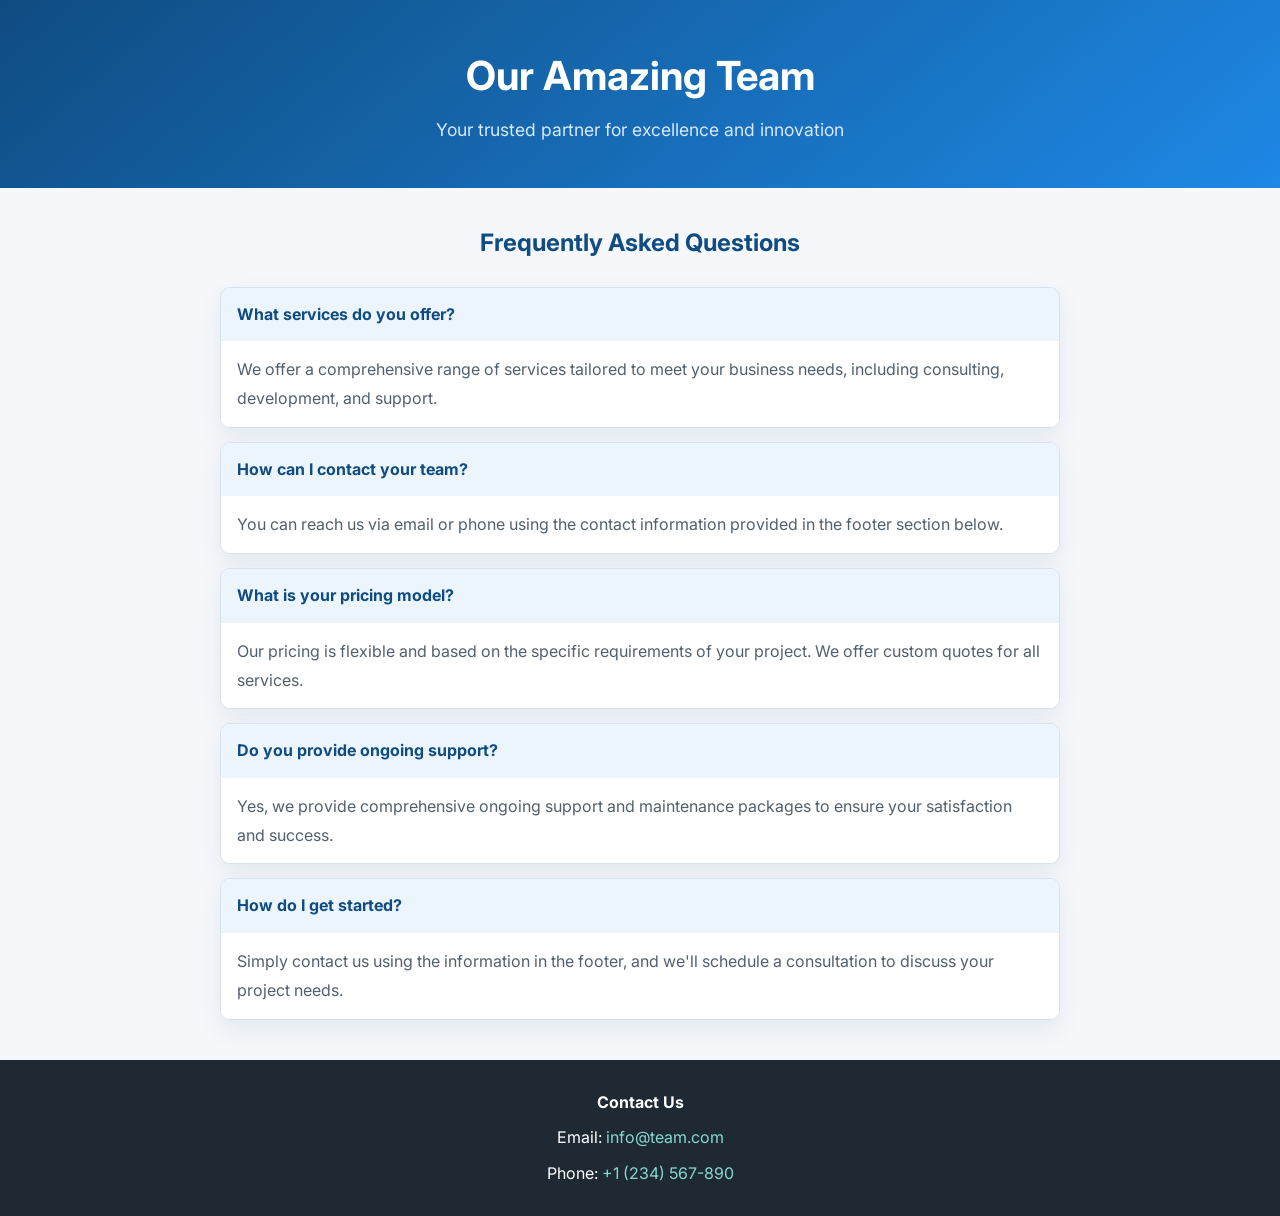
<file: exercises/week2/faq-project/index.html>
<!DOCTYPE html>
<html lang="en">
<head>
    <meta charset="UTF-8">
    <meta name="viewport" content="width=device-width, initial-scale=1.0">
    <title>Team FAQ</title>
    <link href="https://fonts.googleapis.com/css2?family=Inter:wght@400;600;700&display=swap" rel="stylesheet">
    <style>
        * {
            margin: 0;
            padding: 0;
            box-sizing: border-box;
        }

        body {
            font-family: Arial, sans-serif;
            line-height: 1.6;
            color: #333;
        }

        /* Header Styles */
        header {
            text-align: center;
            padding: 40px 20px;
            background-color: #f8f9fa;
            border-bottom: 2px solid #007bff;
        }

        header h1 {
            font-size: 2.5em;
            margin-bottom: 10px;
            color: #007bff;
        }

        header p {
            font-size: 1.1em;
            color: #666;
        }

        /* FAQ Section Styles */
        .faq-section {
            max-width: 800px;
            margin: 40px auto;
            padding: 20px;
        }

        .faq-section h2 {
            text-align: center;
            margin-bottom: 30px;
            color: #333;
        }

        .faq-item {
            margin-bottom: 20px;
            border: 1px solid #ddd;
            border-radius: 5px;
            overflow: hidden;
        }

        .faq-question {
            background-color: #e9ecef;
            padding: 15px;
            cursor: pointer;
            font-weight: bold;
            transition: background-color 0.3s;
        }

        .faq-question:hover {
            background-color: #dee2e6;
        }

        .faq-answer {
            padding: 15px;
            background-color: #f8f9fa;
            line-height: 1.8;
        }

        /* Footer Styles */
        footer {
            background-color: #333;
            color: white;
            text-align: center;
            padding: 20px;
            margin-top: 40px;
        }

        footer p {
            margin: 10px 0;
        }

        footer a {
            color: #007bff;
            text-decoration: none;
        }

        footer a:hover {
            text-decoration: underline;
        }
    </style>
    <link rel="stylesheet" href="style.css">
</head>
<body>
    <!-- Header section with centered team name and tagline -->
    <header>
        <h1>Our Amazing Team</h1>
        <p>Your trusted partner for excellence and innovation</p>
    </header>

    <!-- FAQ section with 5 question-answer pairs -->
    <section class="faq-section">
        <h2>Frequently Asked Questions</h2>

        <div class="faq-item">
            <div class="faq-question">What services do you offer?</div>
            <div class="faq-answer">We offer a comprehensive range of services tailored to meet your business needs, including consulting, development, and support.</div>
        </div>

        <div class="faq-item">
            <div class="faq-question">How can I contact your team?</div>
            <div class="faq-answer">You can reach us via email or phone using the contact information provided in the footer section below.</div>
        </div>

        <div class="faq-item">
            <div class="faq-question">What is your pricing model?</div>
            <div class="faq-answer">Our pricing is flexible and based on the specific requirements of your project. We offer custom quotes for all services.</div>
        </div>

        <div class="faq-item">
            <div class="faq-question">Do you provide ongoing support?</div>
            <div class="faq-answer">Yes, we provide comprehensive ongoing support and maintenance packages to ensure your satisfaction and success.</div>
        </div>

        <div class="faq-item">
            <div class="faq-question">How do I get started?</div>
            <div class="faq-answer">Simply contact us using the information in the footer, and we'll schedule a consultation to discuss your project needs.</div>
        </div>
    </section>

    <!-- Footer with email and phone contact info -->
    <footer>
        <p><strong>Contact Us</strong></p>
        <p>Email: <a href="mailto:info@team.com">info@team.com</a></p>
        <p>Phone: <a href="tel:+1234567890">+1 (234) 567-890</a></p>
    </footer>
</body>
</html>
</file>
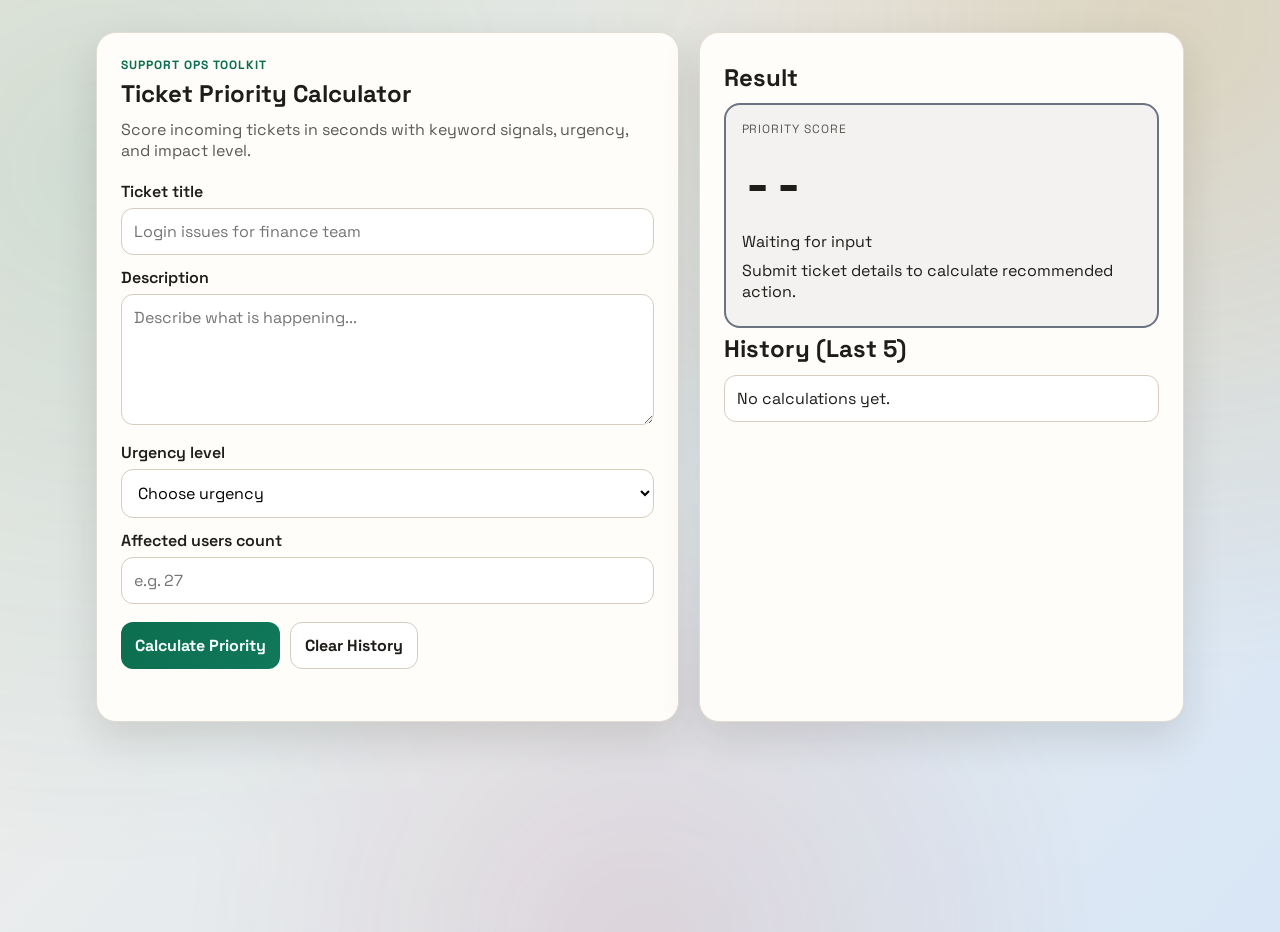
<file: exercises/week3/ticket-priority-calculator/index.html>
<!DOCTYPE html>
<html lang="en">
<head>
  <meta charset="UTF-8" />
  <meta name="viewport" content="width=device-width, initial-scale=1.0" />
  <title>Ticket Priority Calculator</title>
  <link rel="preconnect" href="https://fonts.googleapis.com" />
  <link rel="preconnect" href="https://fonts.gstatic.com" crossorigin />
  <link href="https://fonts.googleapis.com/css2?family=Space+Grotesk:wght@400;600;700&family=IBM+Plex+Mono:wght@400;600&display=swap" rel="stylesheet" />
  <link rel="stylesheet" href="./styles.css" />
</head>
<body>
  <div class="background-mesh" aria-hidden="true"></div>

  <main class="layout">
    <section class="panel input-panel">
      <p class="eyebrow">Support Ops Toolkit</p>
      <h1>Ticket Priority Calculator</h1>
      <p class="subhead">Score incoming tickets in seconds with keyword signals, urgency, and impact level.</p>

      <form id="priorityForm" novalidate>
        <label for="ticketTitle">Ticket title</label>
        <input id="ticketTitle" name="ticketTitle" type="text" placeholder="Login issues for finance team" required />

        <label for="description">Description</label>
        <textarea id="description" name="description" rows="5" placeholder="Describe what is happening..." required></textarea>

        <label for="urgency">Urgency level</label>
        <select id="urgency" name="urgency" required>
          <option value="">Choose urgency</option>
          <option value="low">Low</option>
          <option value="medium">Medium</option>
          <option value="high">High</option>
          <option value="critical">Critical</option>
        </select>

        <label for="affectedUsers">Affected users count</label>
        <input id="affectedUsers" name="affectedUsers" type="number" min="1" placeholder="e.g. 27" required />

        <div class="button-row">
          <button type="submit" class="btn-primary">Calculate Priority</button>
          <button type="button" id="clearHistoryBtn" class="btn-ghost">Clear History</button>
        </div>

        <div id="formErrors" class="form-errors" aria-live="polite"></div>
      </form>
    </section>

    <section class="panel output-panel">
      <h2>Result</h2>
      <div id="resultCard" class="result-card neutral">
        <p class="result-label">Priority Score</p>
        <p id="scoreValue" class="score-value">--</p>
        <p id="priorityLevel" class="priority-level">Waiting for input</p>
        <p id="recommendedAction" class="recommended-action">Submit ticket details to calculate recommended action.</p>
      </div>

      <h2>History (Last 5)</h2>
      <ul id="historyList" class="history-list"></ul>
    </section>
  </main>

  <script src="./app.js"></script>
</body>
</html>
</file>
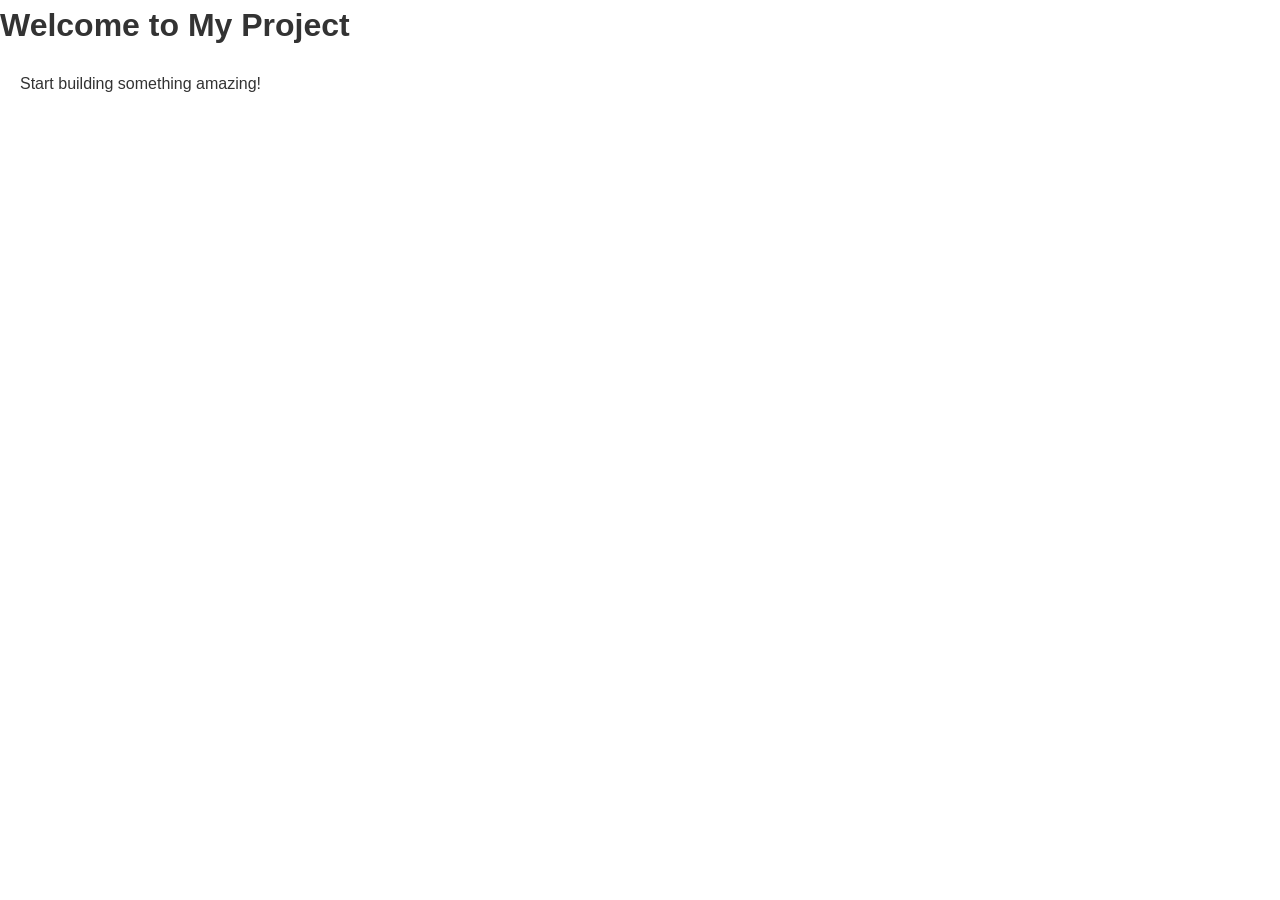
<file: starter-templates/template.html>
<!DOCTYPE html>
<html lang="en">
<head>
    <meta charset="UTF-8">
    <meta name="viewport" content="width=device-width, initial-scale=1.0">
    <title>My First Project</title>
    <link rel="stylesheet" href="style.css">
</head>
<body>
    <!-- 
    Welcome to your first web project!
    
    This template gives you a basic structure to start with.
    Use GitHub Copilot to help you build features:
    
    1. Write descriptive comments about what you want
    2. Let Copilot suggest code
    3. Use Copilot Chat to understand the suggestions
    4. Test your code in the browser
    
    Try these Copilot prompts:
    - Create a header section with a title and navigation
    - Add a main content area with cards
    - Create a footer with contact information
    -->
    
    <header>
        <h1>Welcome to My Project</h1>
        <!-- Add your navigation here -->
    </header>
    
    <main>
        <!-- Add your main content here -->
        <p>Start building something amazing!</p>
    </main>
    
    <footer>
        <!-- Add your footer here -->
    </footer>
    
    <script src="script.js"></script>
</body>
</html>
</file>
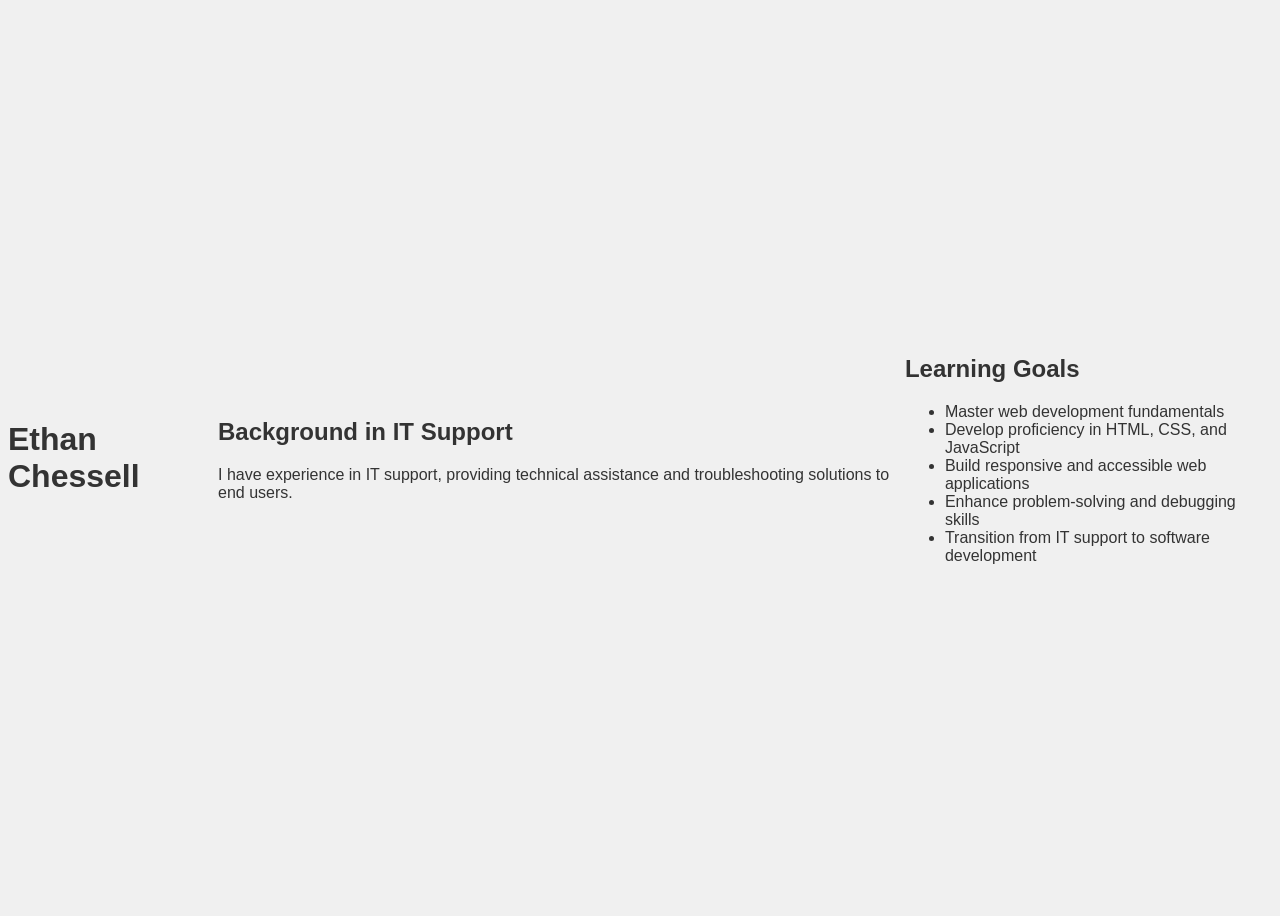
<file: exercises/week1/my-profile.html>
<!DOCTYPE html>
<html lang="en">
<head>
    <meta charset="UTF-8">
    <meta name="viewport" content="width=device-width, initial-scale=1.0">
    <title>My Profile</title>
    <link rel="stylesheet" href="profile-style.css">
</head>
<body>
    <h1>Ethan Chessell</h1>
    <section>
        <h2>Background in IT Support</h2>
        <p>I have experience in IT support, providing technical assistance and troubleshooting solutions to end users.</p>
    </section>
    <section>
        <h2>Learning Goals</h2>
        <ul>
            <li>Master web development fundamentals</li>
            <li>Develop proficiency in HTML, CSS, and JavaScript</li>
            <li>Build responsive and accessible web applications</li>
            <li>Enhance problem-solving and debugging skills</li>
            <li>Transition from IT support to software development</li>
        </ul>
    </section>
</body>
</html>
</file>
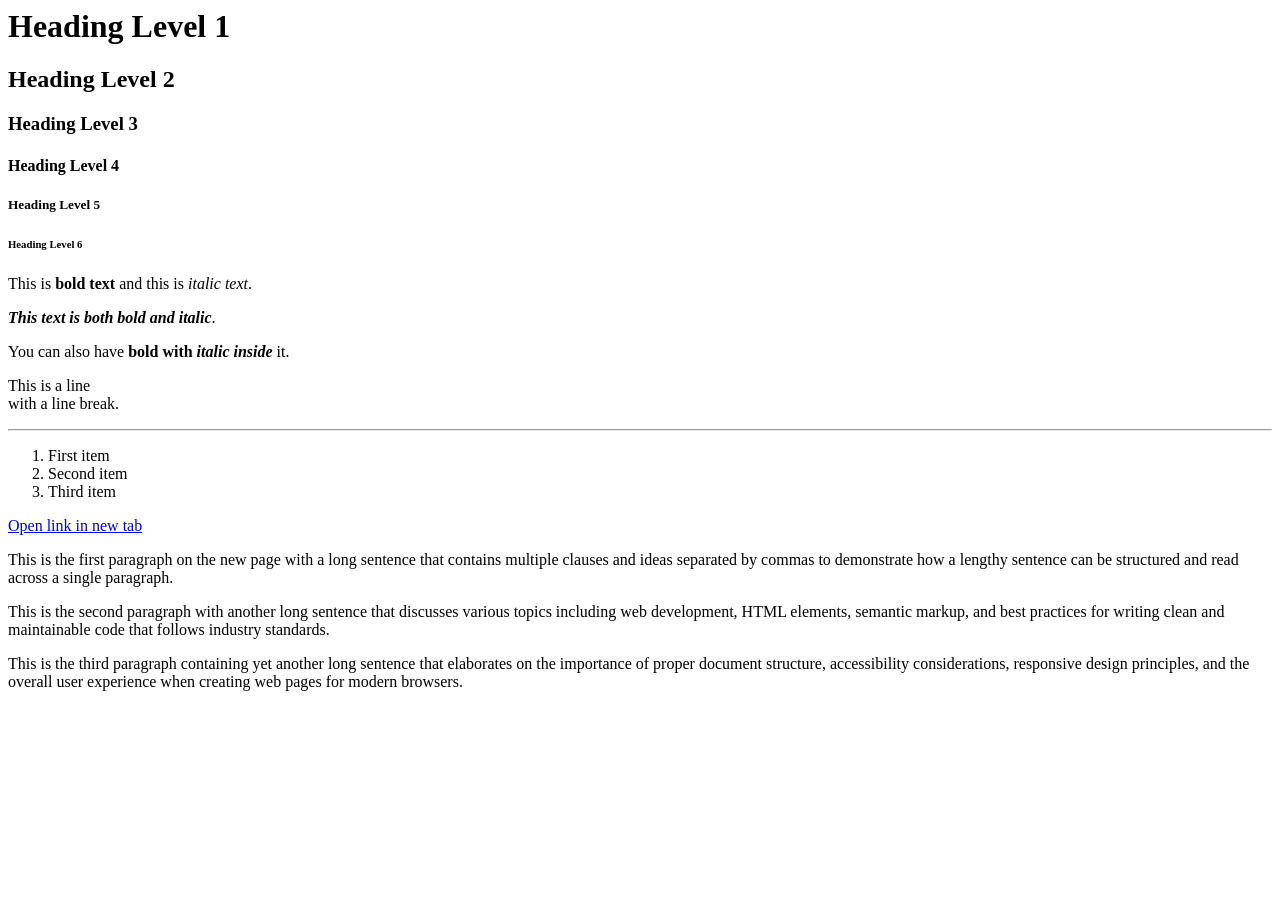
<file: exercises/week2/elements-practice.html>
<h1>Heading Level 1</h1>
<h2>Heading Level 2</h2>
<h3>Heading Level 3</h3>
<h4>Heading Level 4</h4>
<h5>Heading Level 5</h5>
<h6>Heading Level 6</h6>

<p>This is <strong>bold text</strong> and this is <em>italic text</em>.</p>
<p><strong><em>This text is both bold and italic</em></strong>.</p>

<p>You can also have <strong>bold with <em>italic inside</em></strong> it.</p>

<p>This is a line<br>with a line break.</p>

<hr>
<ol>
  <li>First item</li>
  <li>Second item</li>
  <li>Third item</li>
</ol>

<a href="new-page.html" target="_blank">Open link in new tab</a>

<!-- new-page.html -->
<!DOCTYPE html>
<html>
<head>
  <title>New Page</title>
</head>
<body>
  <p>This is the first paragraph on the new page with a long sentence that contains multiple clauses and ideas separated by commas to demonstrate how a lengthy sentence can be structured and read across a single paragraph.</p>
  
  <p>This is the second paragraph with another long sentence that discusses various topics including web development, HTML elements, semantic markup, and best practices for writing clean and maintainable code that follows industry standards.</p>
  
  <p>This is the third paragraph containing yet another long sentence that elaborates on the importance of proper document structure, accessibility considerations, responsive design principles, and the overall user experience when creating web pages for modern browsers.</p>
</body>
</html>
</file>
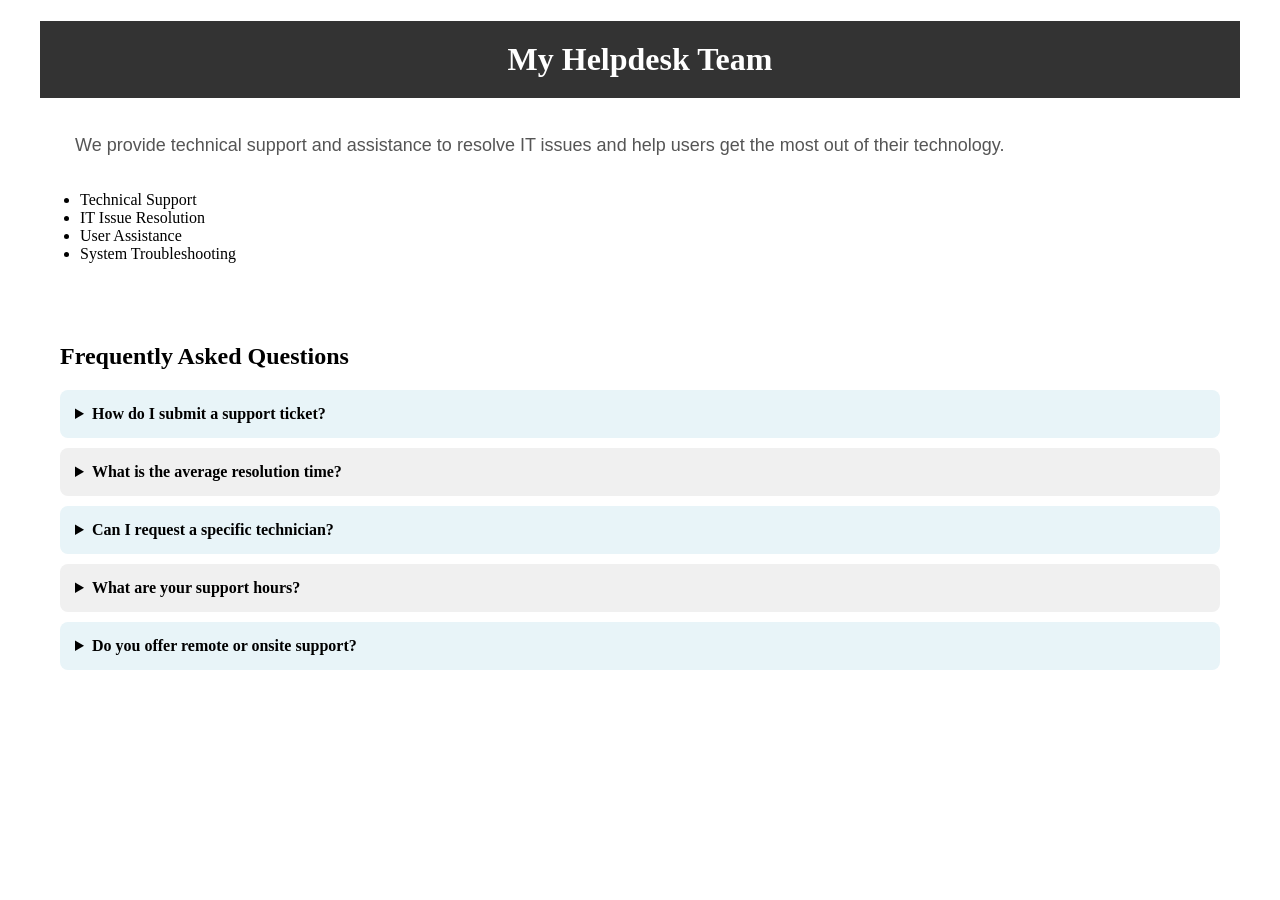
<file: exercises/week2/first-page.html>
<!DOCTYPE html>
<html lang="en">
<head>
    <meta charset="UTF-8">
    <meta name="viewport" content="width=device-width, initial-scale=1.0">
    <title>First Page</title>
    <link rel="stylesheet" href="./styles.css">
    <style>
        .faq-container {
            margin-top: 40px;
        }

        .faq-item {
            margin: 10px 0;
            border-radius: 8px;
            overflow: hidden;
        }

        .faq-item.even {
            background-color: #f0f0f0;
        }

        .faq-item.odd {
            background-color: #e8f4f8;
        }

        .faq-item summary {
            padding: 15px;
            cursor: pointer;
            font-weight: bold;
            font-size: 16px;
            user-select: none;
            transition: background-color 0.2s ease;
        }

        .faq-item summary:hover {
            background-color: rgba(0, 0, 0, 0.05);
        }

        .faq-item details[open] summary {
            border-bottom: 2px solid #333;
        }

        .faq-item p {
            padding: 0 15px 15px 15px;
            margin: 0;
            line-height: 1.6;
        }
    </style>
</head>
<body>
    <h1>My Helpdesk Team</h1>
    <p>We provide technical support and assistance to resolve IT issues and help users get the most out of their technology.</p>
    <!-- Add an unordered list of our services -->
    <ul>
        <li>Technical Support</li>
        <li>IT Issue Resolution</li>
        <li>User Assistance</li>
        <li>System Troubleshooting</li>
    </ul>

    <!-- Create an FAQ section with collapsible questions -->
    <section class="faq-container">
        <h2>Frequently Asked Questions</h2>

        <!-- Each FAQ should have a question heading and answer paragraph -->
        <details class="faq-item odd">
            <summary>How do I submit a support ticket?</summary>
            <p>You can submit a support ticket through our online portal by filling out the ticket form with your name, email, issue description, and priority level. Our team will acknowledge your ticket within 2 hours during business hours.</p>
        </details>

        <details class="faq-item even">
            <summary>What is the average resolution time?</summary>
            <p>Resolution time depends on ticket priority. Low-priority issues are typically resolved within 48 hours, medium-priority within 24 hours, and high-priority issues are addressed within 4 hours. Critical issues receive immediate attention.</p>
        </details>

        <details class="faq-item odd">
            <summary>Can I request a specific technician?</summary>
            <p>While we cannot guarantee a specific technician, you can add a note in your ticket request if you have worked with someone previously and had a positive experience. We will do our best to accommodate your preference.</p>
        </details>

        <details class="faq-item even">
            <summary>What are your support hours?</summary>
            <p>Our helpdesk is available Monday through Friday, 8:00 AM to 6:00 PM local time. Emergency support for critical system outages is available 24/7. You can submit tickets anytime through our online portal.</p>
        </details>

        <details class="faq-item odd">
            <summary>Do you offer remote or onsite support?</summary>
            <p>We offer both remote and onsite support. Remote support is available for most software and configuration issues. Onsite support is typically scheduled for hardware issues, system installations, and network troubleshooting.</p>
        </details>
    </section>
</body>
</html>
</file>
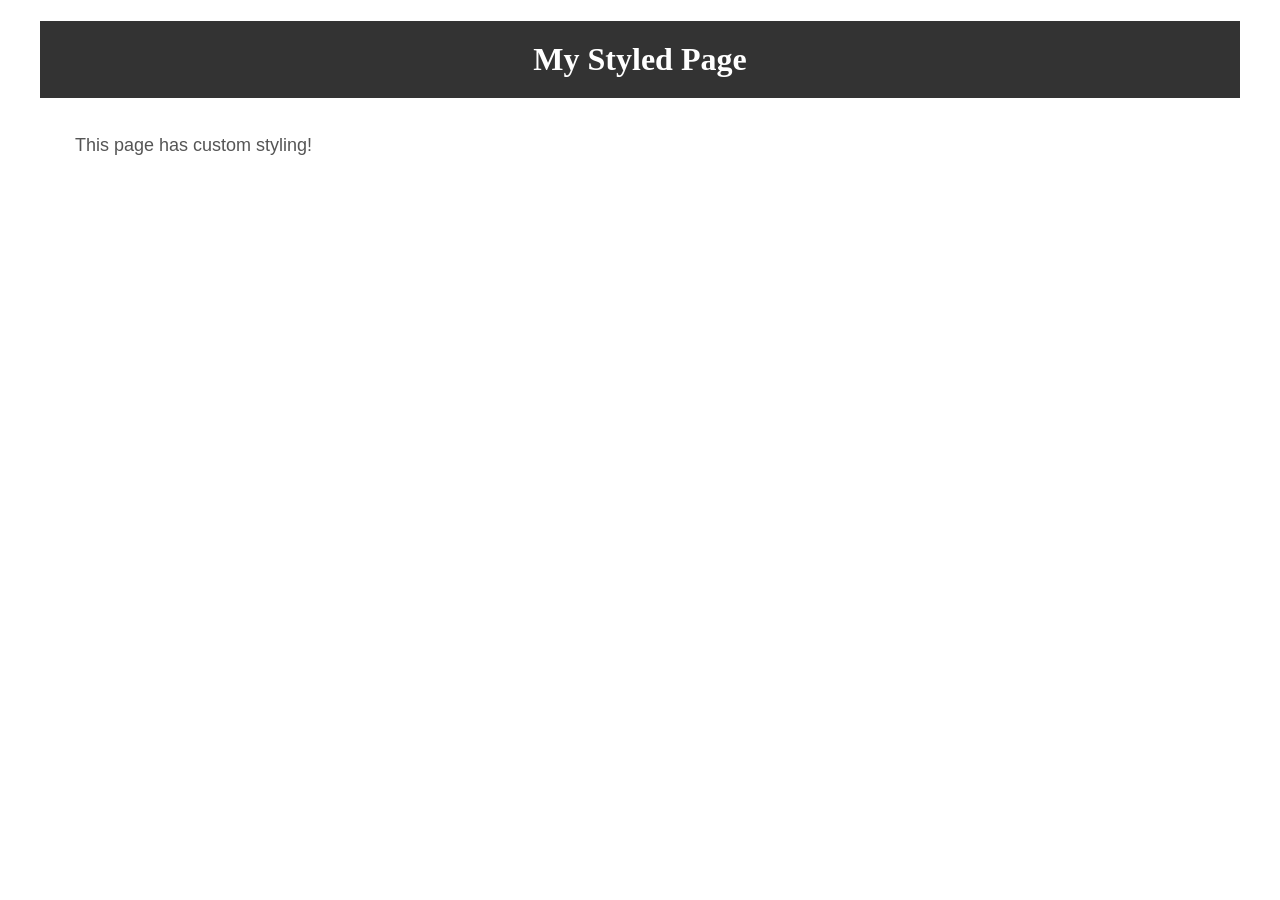
<file: exercises/week2/styled-page.html>
<!DOCTYPE html>
<html>
<head>
    <title>Styled Page</title>
    <link rel="stylesheet" href="styles.css">
</head>
<body>
    <header>
        <h1>My Styled Page</h1>
    </header>
    <main>
        <p>This page has custom styling!</p>
    </main>
</body>
</html>
</file>
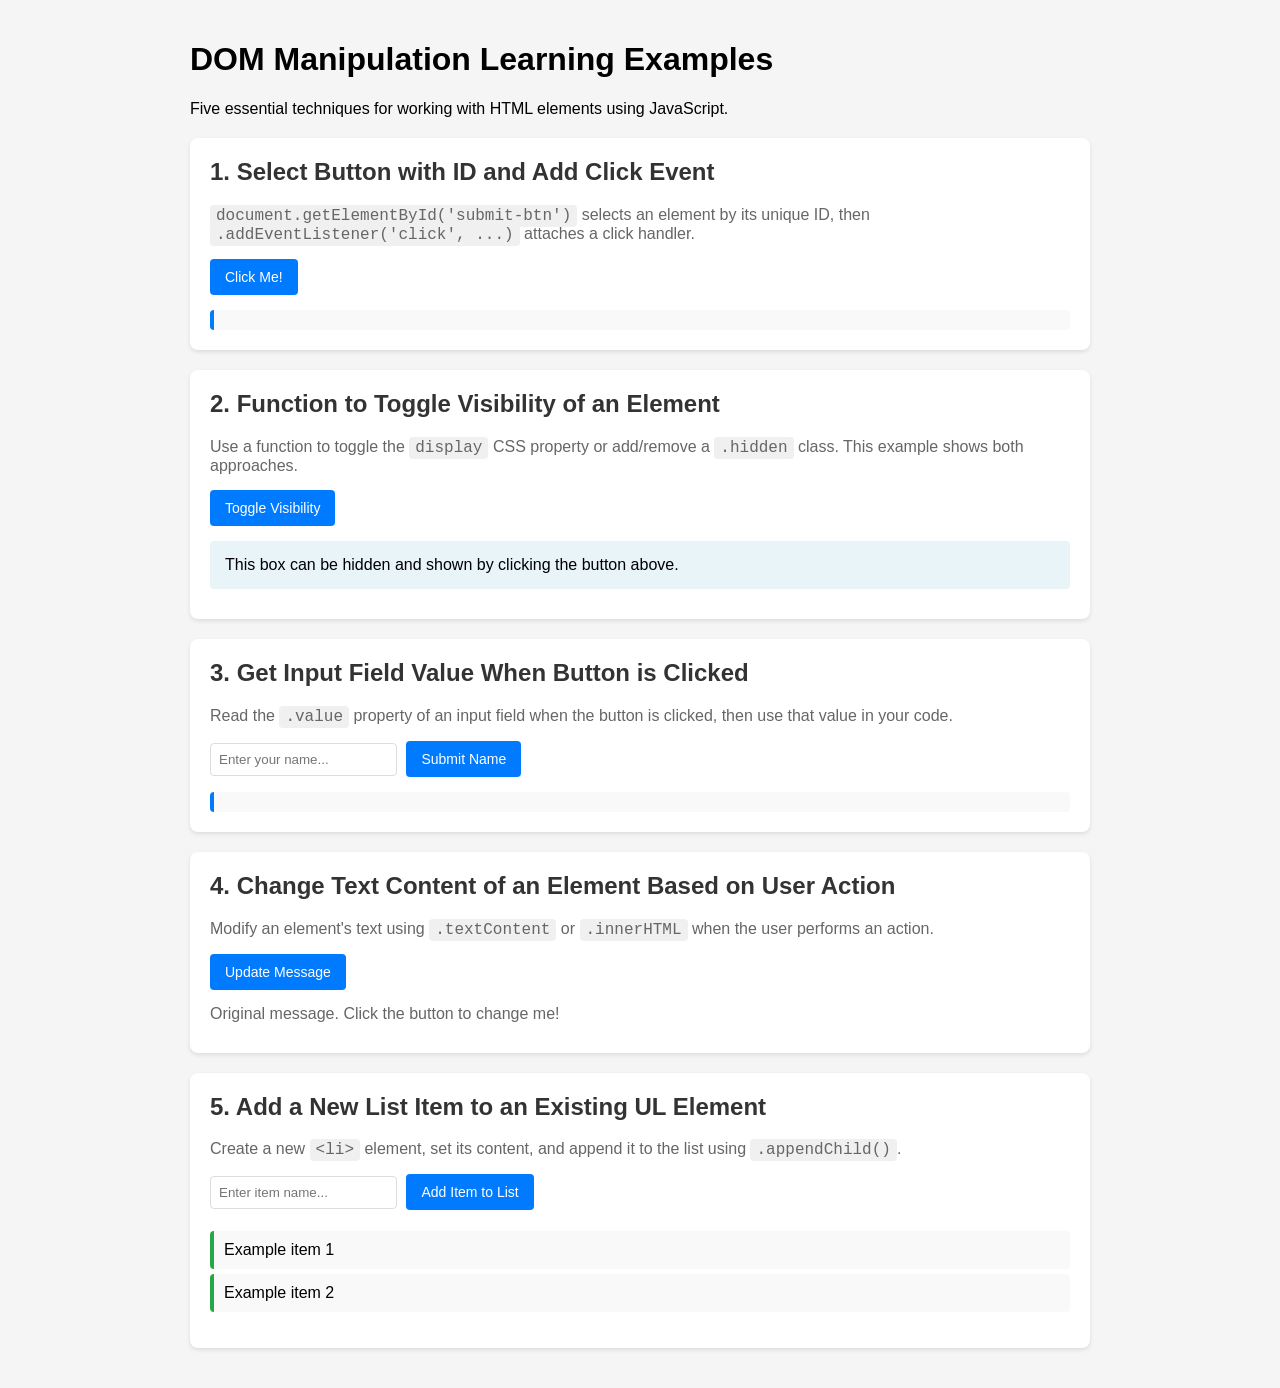
<file: exercises/week3/dom-examples.html>
<!DOCTYPE html>
<html lang="en">
<head>
  <meta charset="UTF-8" />
  <meta name="viewport" content="width=device-width, initial-scale=1.0" />
  <title>DOM Manipulation Examples</title>
  <style>
    body {
      font-family: Arial, sans-serif;
      max-width: 900px;
      margin: 0 auto;
      padding: 20px;
      background-color: #f5f5f5;
    }

    .example {
      background: white;
      margin: 20px 0;
      padding: 20px;
      border-radius: 8px;
      box-shadow: 0 2px 4px rgba(0, 0, 0, 0.1);
    }

    .example h2 {
      margin-top: 0;
      color: #333;
    }

    .example p {
      color: #666;
      margin: 10px 0;
    }

    code {
      background: #f0f0f0;
      padding: 2px 6px;
      border-radius: 4px;
      font-family: 'Courier New', monospace;
    }

    button {
      background-color: #007bff;
      color: white;
      border: none;
      padding: 10px 15px;
      border-radius: 4px;
      cursor: pointer;
      font-size: 14px;
      margin: 5px 5px 5px 0;
    }

    button:hover {
      background-color: #0056b3;
    }

    input {
      padding: 8px;
      border: 1px solid #ddd;
      border-radius: 4px;
      margin: 5px 5px 5px 0;
    }

    .hidden {
      display: none;
    }

    .toggle-box {
      background-color: #e8f4f8;
      padding: 15px;
      border-radius: 4px;
      margin: 10px 0;
    }

    .toggle-box.hidden {
      display: none;
    }

    .output {
      background-color: #f9f9f9;
      border-left: 4px solid #007bff;
      padding: 10px;
      margin-top: 10px;
      border-radius: 4px;
    }

    #todo-list {
      list-style: none;
      padding: 0;
    }

    #todo-list li {
      background: #f9f9f9;
      padding: 10px;
      margin: 5px 0;
      border-radius: 4px;
      border-left: 4px solid #28a745;
    }
  </style>
</head>
<body>
  <h1>DOM Manipulation Learning Examples</h1>
  <p>Five essential techniques for working with HTML elements using JavaScript.</p>

  <!-- Example 1: Select button and add click event -->
  <div class="example">
    <h2>1. Select Button with ID and Add Click Event</h2>
    <p>
      <code>document.getElementById('submit-btn')</code> selects an element by its unique ID, then
      <code>.addEventListener('click', ...)</code> attaches a click handler.
    </p>
    <button id="submit-btn">Click Me!</button>
    <div id="clickOutput" class="output"></div>
  </div>

  <!-- Example 2: Toggle visibility of element -->
  <div class="example">
    <h2>2. Function to Toggle Visibility of an Element</h2>
    <p>
      Use a function to toggle the <code>display</code> CSS property or add/remove a
      <code>.hidden</code> class. This example shows both approaches.
    </p>
    <button onclick="toggleVisibility('toggleBox')">Toggle Visibility</button>
    <div id="toggleBox" class="toggle-box">
      This box can be hidden and shown by clicking the button above.
    </div>
  </div>

  <!-- Example 3: Get input value on button click -->
  <div class="example">
    <h2>3. Get Input Field Value When Button is Clicked</h2>
    <p>
      Read the <code>.value</code> property of an input field when the button is clicked, then use
      that value in your code.
    </p>
    <input id="userInput" type="text" placeholder="Enter your name..." />
    <button id="getValueBtn">Submit Name</button>
    <div id="inputOutput" class="output"></div>
  </div>

  <!-- Example 4: Change text content based on user action -->
  <div class="example">
    <h2>4. Change Text Content of an Element Based on User Action</h2>
    <p>
      Modify an element's text using <code>.textContent</code> or
      <code>.innerHTML</code> when the user performs an action.
    </p>
    <button onclick="changeTextContent()">Update Message</button>
    <p id="messageBox">Original message. Click the button to change me!</p>
  </div>

  <!-- Example 5: Add new list item to ul -->
  <div class="example">
    <h2>5. Add a New List Item to an Existing UL Element</h2>
    <p>
      Create a new <code>&lt;li&gt;</code> element, set its content, and append it to the list
      using <code>.appendChild()</code>.
    </p>
    <input id="itemInput" type="text" placeholder="Enter item name..." />
    <button id="addItemBtn">Add Item to List</button>
    <ul id="todo-list">
      <li>Example item 1</li>
      <li>Example item 2</li>
    </ul>
  </div>

  <script>
    // Example 1: Select the button with id 'submit-btn' and add click event
    const submitBtn = document.getElementById('submit-btn');
    let clickCount = 0;

    submitBtn.addEventListener('click', function () {
      clickCount += 1;
      const output = document.getElementById('clickOutput');
      output.textContent = `Button clicked ${clickCount} time${clickCount !== 1 ? 's' : ''}!`;
    });

    // Example 2: Function to toggle visibility of an element
    function toggleVisibility(elementId) {
      const element = document.getElementById(elementId);
      element.classList.toggle('hidden');
    }

    // Example 3: Get value from input field when button is clicked
    const getValueBtn = document.getElementById('getValueBtn');
    const userInput = document.getElementById('userInput');
    const inputOutput = document.getElementById('inputOutput');

    getValueBtn.addEventListener('click', function () {
      const value = userInput.value;
      if (value.trim() === '') {
        inputOutput.textContent = 'Please enter a name!';
      } else {
        inputOutput.textContent = `Hello, ${value}! Nice to meet you.`;
      }
    });

    // Example 4: Change text content of an element based on user action
    let messageState = false;

    function changeTextContent() {
      const messageBox = document.getElementById('messageBox');
      if (messageState) {
        messageBox.textContent = 'Original message. Click the button to change me!';
        messageState = false;
      } else {
        messageBox.textContent = 'This message was changed by JavaScript!';
        messageState = true;
      }
    }

    // Example 5: Add a new list item to an existing ul element
    const addItemBtn = document.getElementById('addItemBtn');
    const itemInput = document.getElementById('itemInput');
    const todoList = document.getElementById('todo-list');

    addItemBtn.addEventListener('click', function () {
      const itemText = itemInput.value.trim();

      if (itemText === '') {
        alert('Please enter an item name!');
        return;
      }

      const newItem = document.createElement('li');
      newItem.textContent = itemText;
      todoList.appendChild(newItem);
      itemInput.value = '';
    });
  </script>
</body>
</html>
</file>
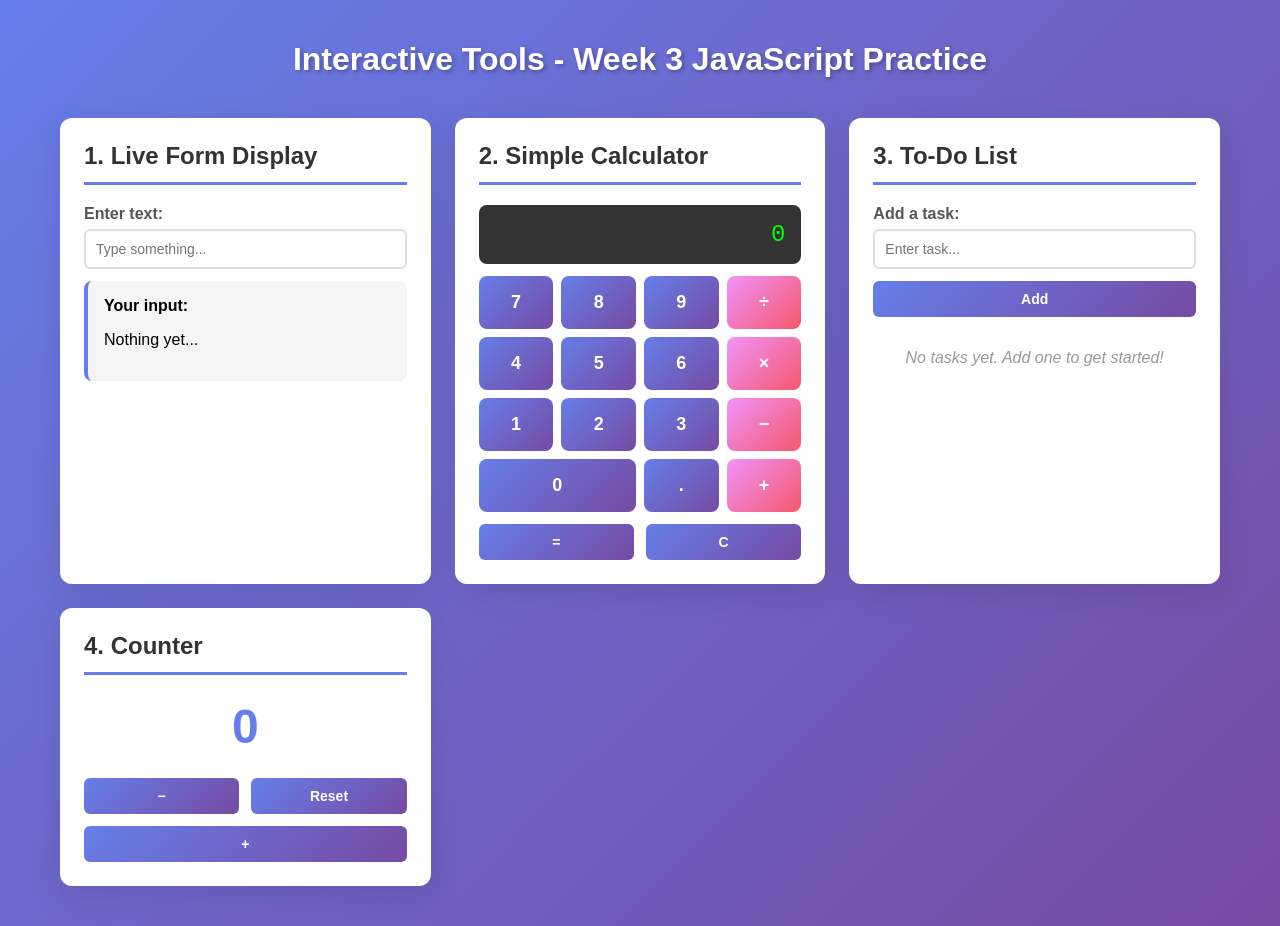
<file: exercises/week3/interactive-tools.html>
<!DOCTYPE html>
<html lang="en">
<head>
  <meta charset="UTF-8" />
  <meta name="viewport" content="width=device-width, initial-scale=1.0" />
  <title>Interactive Tools - Week 3</title>
  <style>
    * {
      box-sizing: border-box;
    }

    body {
      font-family: 'Segoe UI', Tahoma, Geneva, Verdana, sans-serif;
      max-width: 1200px;
      margin: 0 auto;
      padding: 20px;
      background: linear-gradient(135deg, #667eea 0%, #764ba2 100%);
      min-height: 100vh;
    }

    h1 {
      text-align: center;
      color: white;
      margin-bottom: 40px;
      text-shadow: 2px 2px 4px rgba(0, 0, 0, 0.3);
    }

    .container {
      display: grid;
      grid-template-columns: repeat(auto-fit, minmax(350px, 1fr));
      gap: 24px;
      margin-bottom: 20px;
    }

    .card {
      background: white;
      border-radius: 12px;
      padding: 24px;
      box-shadow: 0 8px 32px rgba(0, 0, 0, 0.1);
      transition: transform 0.3s ease, box-shadow 0.3s ease;
    }

    .card:hover {
      transform: translateY(-4px);
      box-shadow: 0 12px 40px rgba(0, 0, 0, 0.15);
    }

    .card h2 {
      margin-top: 0;
      color: #333;
      border-bottom: 3px solid #667eea;
      padding-bottom: 12px;
    }

    label {
      display: block;
      margin: 12px 0 6px;
      font-weight: 600;
      color: #555;
    }

    input[type="text"],
    input[type="number"],
    textarea {
      width: 100%;
      padding: 10px;
      border: 2px solid #e0e0e0;
      border-radius: 6px;
      font-size: 14px;
      transition: border-color 0.3s ease;
    }

    input[type="text"]:focus,
    input[type="number"]:focus,
    textarea:focus {
      outline: none;
      border-color: #667eea;
      box-shadow: 0 0 0 3px rgba(102, 126, 234, 0.1);
    }

    textarea {
      resize: vertical;
      min-height: 80px;
    }

    button {
      background: linear-gradient(135deg, #667eea 0%, #764ba2 100%);
      color: white;
      border: none;
      padding: 10px 16px;
      border-radius: 6px;
      cursor: pointer;
      font-weight: 600;
      transition: transform 0.2s ease, box-shadow 0.2s ease;
      font-size: 14px;
    }

    button:hover {
      transform: scale(1.05);
      box-shadow: 0 4px 12px rgba(102, 126, 234, 0.4);
    }

    button:active {
      transform: scale(0.98);
    }

    .display-box {
      background: #f5f5f5;
      padding: 16px;
      border-radius: 8px;
      margin-top: 12px;
      border-left: 4px solid #667eea;
      min-height: 60px;
      word-break: break-word;
    }

    .calculator-grid {
      display: grid;
      grid-template-columns: repeat(4, 1fr);
      gap: 8px;
      margin-top: 12px;
    }

    .calc-btn {
      padding: 16px;
      font-size: 18px;
      font-weight: bold;
      border-radius: 8px;
    }

    .calc-btn.operator {
      background: linear-gradient(135deg, #f093fb 0%, #f5576c 100%);
    }

    .calc-display {
      background: #333;
      color: #00ff00;
      padding: 16px;
      border-radius: 8px;
      text-align: right;
      font-size: 24px;
      font-family: 'Courier New', monospace;
      margin-bottom: 12px;
      min-height: 50px;
      word-break: break-all;
    }

    .todo-list {
      list-style: none;
      padding: 0;
      margin-top: 12px;
    }

    .todo-item {
      background: #f9f9f9;
      padding: 12px;
      margin: 8px 0;
      border-radius: 6px;
      border-left: 4px solid #667eea;
      display: flex;
      justify-content: space-between;
      align-items: center;
      animation: slideIn 0.3s ease;
    }

    @keyframes slideIn {
      from {
        opacity: 0;
        transform: translateX(-10px);
      }
      to {
        opacity: 1;
        transform: translateX(0);
      }
    }

    .todo-text {
      flex-grow: 1;
      margin-right: 12px;
    }

    .remove-btn {
      background: linear-gradient(135deg, #f5576c 0%, #f093fb 100%);
      padding: 6px 12px;
      font-size: 12px;
    }

    .counter-display {
      font-size: 48px;
      font-weight: bold;
      text-align: center;
      color: #667eea;
      margin: 24px 0;
      font-variant-numeric: tabular-nums;
    }

    .button-group {
      display: flex;
      gap: 12px;
      flex-wrap: wrap;
    }

    .button-group button {
      flex: 1;
      min-width: 100px;
    }

    .empty-message {
      color: #999;
      font-style: italic;
      text-align: center;
      padding: 20px;
    }
  </style>
</head>
<body>
  <h1>Interactive Tools - Week 3 JavaScript Practice</h1>

  <div class="container">
    <!-- 1. Form that displays input as user types -->
    <div class="card">
      <h2>1. Live Form Display</h2>
      <label for="formInput">Enter text:</label>
      <input id="formInput" type="text" placeholder="Type something..." />
      <div class="display-box">
        <strong>Your input:</strong>
        <p id="formOutput">Nothing yet...</p>
      </div>
    </div>

    <!-- 2. Simple Calculator -->
    <div class="card">
      <h2>2. Simple Calculator</h2>
      <div class="calc-display" id="calcDisplay">0</div>
      <div class="calculator-grid">
        <button class="calc-btn" onclick="appendToCalc('7')">7</button>
        <button class="calc-btn" onclick="appendToCalc('8')">8</button>
        <button class="calc-btn" onclick="appendToCalc('9')">9</button>
        <button class="calc-btn operator" onclick="appendToCalc('/')">÷</button>

        <button class="calc-btn" onclick="appendToCalc('4')">4</button>
        <button class="calc-btn" onclick="appendToCalc('5')">5</button>
        <button class="calc-btn" onclick="appendToCalc('6')">6</button>
        <button class="calc-btn operator" onclick="appendToCalc('*')">×</button>

        <button class="calc-btn" onclick="appendToCalc('1')">1</button>
        <button class="calc-btn" onclick="appendToCalc('2')">2</button>
        <button class="calc-btn" onclick="appendToCalc('3')">3</button>
        <button class="calc-btn operator" onclick="appendToCalc('-')">−</button>

        <button class="calc-btn" onclick="appendToCalc('0')" style="grid-column: span 2;">0</button>
        <button class="calc-btn" onclick="appendToCalc('.')">.</button>
        <button class="calc-btn operator" onclick="appendToCalc('+')">+</button>
      </div>
      <div class="button-group" style="margin-top: 12px;">
        <button onclick="calculateResult()">=</button>
        <button onclick="clearCalc()">C</button>
      </div>
    </div>

    <!-- 3. To-Do List -->
    <div class="card">
      <h2>3. To-Do List</h2>
      <label for="todoInput">Add a task:</label>
      <div class="button-group">
        <input id="todoInput" type="text" placeholder="Enter task..." />
        <button onclick="addTodoItem()">Add</button>
      </div>
      <ul id="todoList" class="todo-list">
        <li class="empty-message">No tasks yet. Add one to get started!</li>
      </ul>
    </div>

    <!-- 4. Counter -->
    <div class="card">
      <h2>4. Counter</h2>
      <div class="counter-display" id="counterDisplay">0</div>
      <div class="button-group">
        <button onclick="decrementCounter()">−</button>
        <button onclick="resetCounter()">Reset</button>
        <button onclick="incrementCounter()">+</button>
      </div>
    </div>
  </div>

  <script>
    // 1. Form that displays input as user types
    const formInput = document.getElementById('formInput');
    const formOutput = document.getElementById('formOutput');

    formInput.addEventListener('input', function () {
      const value = this.value;
      formOutput.textContent = value || 'Nothing yet...';
    });

    // 2. Simple Calculator
    let calcValue = '0';

    function appendToCalc(value) {
      if (calcValue === '0' && value !== '.') {
        calcValue = value;
      } else {
        calcValue += value;
      }
      updateCalcDisplay();
    }

    function updateCalcDisplay() {
      document.getElementById('calcDisplay').textContent = calcValue;
    }

    function calculateResult() {
      try {
        calcValue = String(eval(calcValue));
      } catch (error) {
        calcValue = 'Error';
      }
      updateCalcDisplay();
    }

    function clearCalc() {
      calcValue = '0';
      updateCalcDisplay();
    }

    // 3. To-Do List
    let todos = [];

    function addTodoItem() {
      const input = document.getElementById('todoInput');
      const task = input.value.trim();

      if (task === '') {
        alert('Please enter a task!');
        return;
      }

      todos.push({
        id: Date.now(),
        text: task,
      });

      input.value = '';
      renderTodos();
    }

    function removeTodoItem(id) {
      todos = todos.filter((todo) => todo.id !== id);
      renderTodos();
    }

    function renderTodos() {
      const todoList = document.getElementById('todoList');

      if (todos.length === 0) {
        todoList.innerHTML = '<li class="empty-message">No tasks yet. Add one to get started!</li>';
        return;
      }

      todoList.innerHTML = todos
        .map(
          (todo) => `
        <li class="todo-item">
          <span class="todo-text">${todo.text}</span>
          <button class="remove-btn" onclick="removeTodoItem(${todo.id})">Remove</button>
        </li>
      `
        )
        .join('');
    }

    // 4. Counter
    let counter = 0;

    function incrementCounter() {
      counter += 1;
      updateCounterDisplay();
    }

    function decrementCounter() {
      counter -= 1;
      updateCounterDisplay();
    }

    function resetCounter() {
      counter = 0;
      updateCounterDisplay();
    }

    function updateCounterDisplay() {
      document.getElementById('counterDisplay').textContent = counter;
    }

    // Allow Enter key in to-do input
    document.getElementById('todoInput').addEventListener('keypress', function (e) {
      if (e.key === 'Enter') {
        addTodoItem();
      }
    });
  </script>
</body>
</html>
</file>
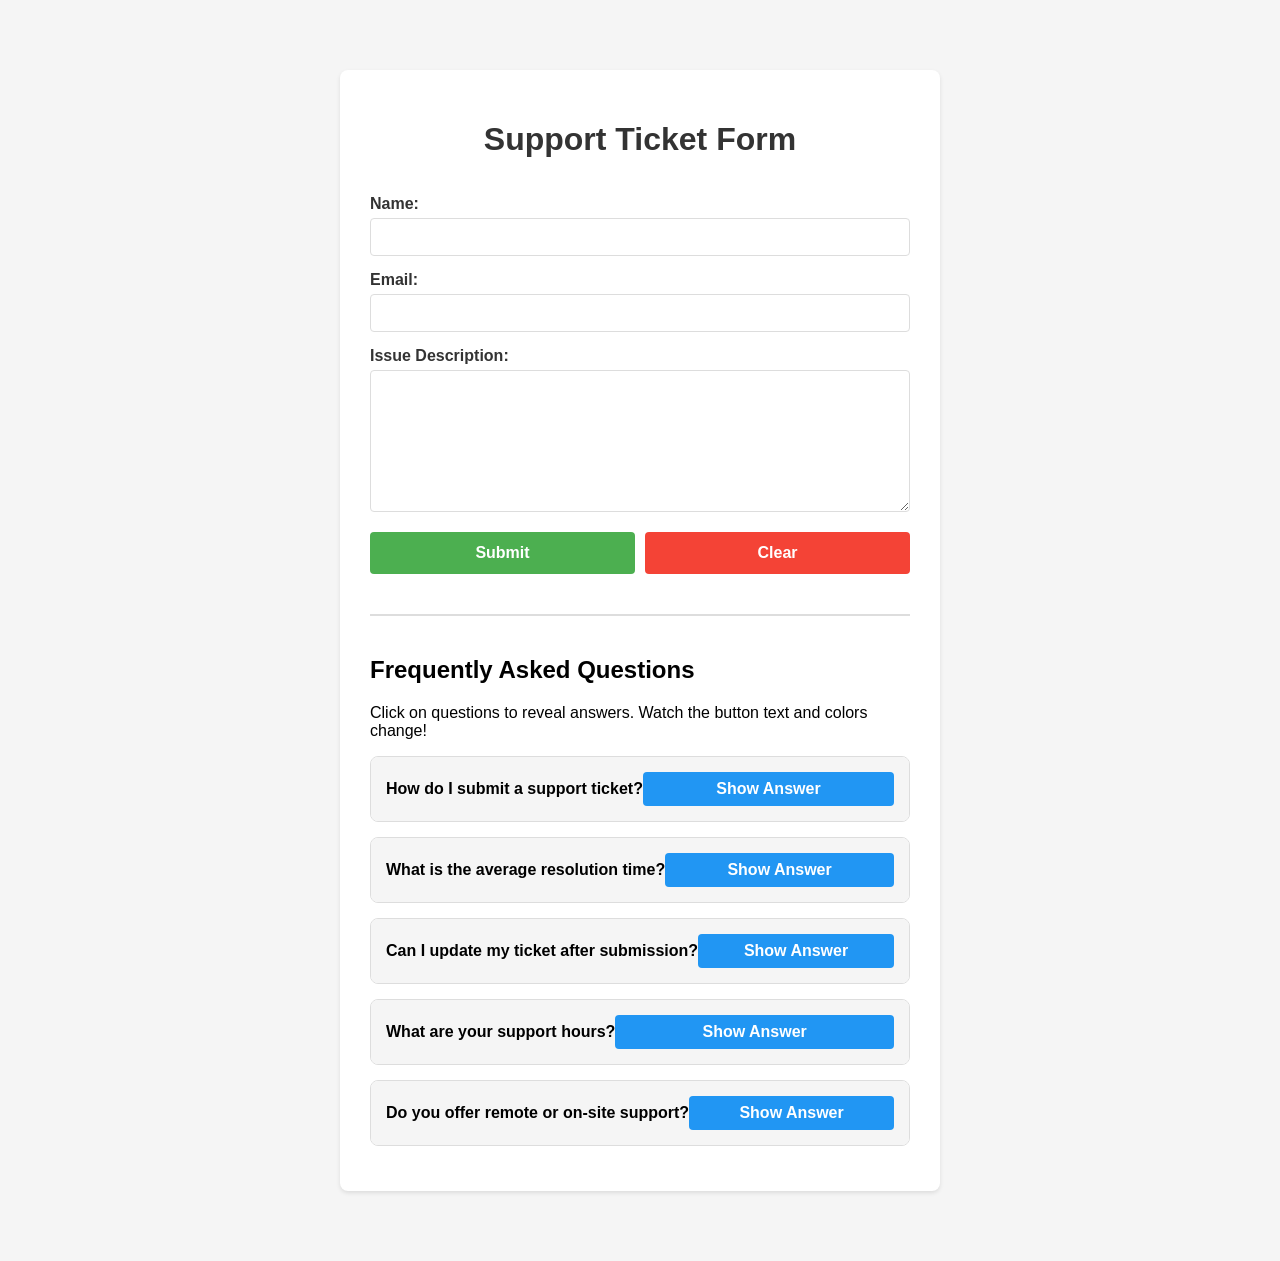
<file: exercises/week3/ticket-form.html>
<!DOCTYPE html>
<html lang="en">
<head>
    <meta charset="UTF-8">
    <meta name="viewport" content="width=device-width, initial-scale=1.0">
    <title>Ticket Form</title>
    <style>
        body {
            font-family: Arial, sans-serif;
            max-width: 600px;
            margin: 50px auto;
            padding: 20px;
            background-color: #f5f5f5;
        }
        .container {
            background-color: white;
            padding: 30px;
            border-radius: 8px;
            box-shadow: 0 2px 4px rgba(0,0,0,0.1);
        }
        h1 {
            color: #333;
            text-align: center;
        }
        form {
            display: flex;
            flex-direction: column;
        }
        label {
            margin-top: 15px;
            margin-bottom: 5px;
            font-weight: bold;
            color: #333;
        }
        input[type="text"],
        input[type="email"],
        textarea {
            padding: 10px;
            border: 1px solid #ddd;
            border-radius: 4px;
            font-size: 14px;
            font-family: Arial, sans-serif;
        }
        textarea {
            resize: vertical;
            min-height: 120px;
        }
        .button-group {
            display: flex;
            gap: 10px;
            margin-top: 20px;
        }
        button {
            flex: 1;
            padding: 12px;
            font-size: 16px;
            font-weight: bold;
            border: none;
            border-radius: 4px;
            cursor: pointer;
            transition: background-color 0.3s;
        }
        .submit-btn {
            background-color: #4CAF50;
            color: white;
        }
        .submit-btn:hover {
            background-color: #45a049;
        }
        .clear-btn {
            background-color: #f44336;
            color: white;
        }
        .clear-btn:hover {
            background-color: #da190b;
        }
        .display-area {
            margin-top: 30px;
            padding: 20px;
            background-color: #f9f9f9;
            border: 2px solid #ddd;
            border-radius: 4px;
            display: none;
        }
        .display-area.active {
            display: block;
        }
        .display-area h2 {
            margin-top: 0;
            color: #333;
        }
        .display-item {
            margin: 10px 0;
            line-height: 1.6;
        }
        .display-label {
            font-weight: bold;
            color: #555;
        }
        .faq-section {
            margin-top: 40px;
            padding-top: 20px;
            border-top: 2px solid #ddd;
        }
        .faq-item {
            margin: 15px 0;
            border-radius: 8px;
            overflow: hidden;
            background-color: #fff;
            border: 1px solid #ddd;
            transition: background-color 0.3s ease, border-color 0.3s ease;
        }
        .faq-item.active {
            background-color: #e8f5e9;
            border-color: #4CAF50;
        }
        .faq-question {
            display: flex;
            justify-content: space-between;
            align-items: center;
            padding: 15px;
            cursor: pointer;
            background-color: #f5f5f5;
            transition: background-color 0.3s ease;
            font-weight: bold;
        }
        .faq-item.active .faq-question {
            background-color: #c8e6c9;
        }
        .faq-question:hover {
            background-color: #e0e0e0;
        }
        .faq-item.active .faq-question:hover {
            background-color: #a5d6a7;
        }
        .faq-toggle-btn {
            background-color: #2196F3;
            color: white;
            border: none;
            padding: 8px 12px;
            border-radius: 4px;
            cursor: pointer;
            font-weight: bold;
            transition: background-color 0.3s ease;
        }
        .faq-toggle-btn:hover {
            background-color: #1976D2;
        }
        .faq-item.active .faq-toggle-btn {
            background-color: #4CAF50;
        }
        .faq-item.active .faq-toggle-btn:hover {
            background-color: #45a049;
        }
        .faq-answer {
            max-height: 0;
            overflow: hidden;
            transition: max-height 0.3s ease, padding 0.3s ease;
            background-color: white;
        }
        .faq-item.active .faq-answer {
            max-height: 500px;
            padding: 15px;
        }
        .faq-answer p {
            margin: 0;
            line-height: 1.6;
            color: #333;
        }
    </style>
</head>
<body>
    <div class="container">
        <h1>Support Ticket Form</h1>
        
        <form id="ticketForm">
            <label for="name">Name:</label>
            <input type="text" id="name" name="name" required>
            
            <label for="email">Email:</label>
            <input type="email" id="email" name="email" required>
            
            <label for="description">Issue Description:</label>
            <textarea id="description" name="description" required></textarea>
            
            <div class="button-group">
                <button type="submit" class="submit-btn">Submit</button>
                <button type="button" class="clear-btn" onclick="clearForm()">Clear</button>
            </div>
        </form>
        
        <div class="display-area" id="displayArea">
            <h2>Submitted Data</h2>
            <div class="display-item">
                <span class="display-label">Name:</span>
                <span id="displayName"></span>
            </div>
            <div class="display-item">
                <span class="display-label">Email:</span>
                <span id="displayEmail"></span>
            </div>
            <div class="display-item">
                <span class="display-label">Issue Description:</span>
                <div id="displayDescription" style="white-space: pre-wrap; margin-top: 5px;"></div>
            </div>
        </div>

        <!-- Interactive FAQ Section -->
        <div class="faq-section">
            <h2>Frequently Asked Questions</h2>
            <p>Click on questions to reveal answers. Watch the button text and colors change!</p>

            <div class="faq-item" id="faq-1">
                <div class="faq-question" onclick="toggleFaq(1)">
                    <span>How do I submit a support ticket?</span>
                    <button class="faq-toggle-btn" onclick="event.stopPropagation()">Show Answer</button>
                </div>
                <div class="faq-answer">
                    <p>You can submit a support ticket by filling out the form above with your name, email, and issue description. Click the "Submit" button and your ticket will be recorded. Our team will respond within 24 hours during business hours.</p>
                </div>
            </div>

            <div class="faq-item" id="faq-2">
                <div class="faq-question" onclick="toggleFaq(2)">
                    <span>What is the average resolution time?</span>
                    <button class="faq-toggle-btn" onclick="event.stopPropagation()">Show Answer</button>
                </div>
                <div class="faq-answer">
                    <p>Resolution time depends on the priority of your ticket. Low-priority issues are typically resolved within 48 hours, medium-priority within 24 hours, and high-priority issues are addressed within 4 hours. Critical system outages receive immediate attention from our team.</p>
                </div>
            </div>

            <div class="faq-item" id="faq-3">
                <div class="faq-question" onclick="toggleFaq(3)">
                    <span>Can I update my ticket after submission?</span>
                    <button class="faq-toggle-btn" onclick="event.stopPropagation()">Show Answer</button>
                </div>
                <div class="faq-answer">
                    <p>Yes! You can update your ticket by replying to the confirmation email you receive after submission. Include your ticket ID in your response and any additional details that might help our team resolve the issue faster.</p>
                </div>
            </div>

            <div class="faq-item" id="faq-4">
                <div class="faq-question" onclick="toggleFaq(4)">
                    <span>What are your support hours?</span>
                    <button class="faq-toggle-btn" onclick="event.stopPropagation()">Show Answer</button>
                </div>
                <div class="faq-answer">
                    <p>Our helpdesk is available Monday through Friday, 8:00 AM to 6:00 PM local time. You can submit tickets anytime through our online form. Emergency support for critical system outages is available 24/7 by calling our emergency line.</p>
                </div>
            </div>

            <div class="faq-item" id="faq-5">
                <div class="faq-question" onclick="toggleFaq(5)">
                    <span>Do you offer remote or on-site support?</span>
                    <button class="faq-toggle-btn" onclick="event.stopPropagation()">Show Answer</button>
                </div>
                <div class="faq-answer">
                    <p>We offer both remote and on-site support depending on the nature of the issue. Most software and configuration issues are handled remotely for faster resolution. Hardware issues, system installations, and network troubleshooting typically require on-site visits, which can be scheduled at your convenience.</p>
                </div>
            </div>
        </div>
    </div>

    <script>
        // Ticket Form Functionality
        const form = document.getElementById('ticketForm');
        const displayArea = document.getElementById('displayArea');

        form.addEventListener('submit', function(e) {
            e.preventDefault();
            
            const name = document.getElementById('name').value;
            const email = document.getElementById('email').value;
            const description = document.getElementById('description').value;
            
            document.getElementById('displayName').textContent = name;
            document.getElementById('displayEmail').textContent = email;
            document.getElementById('displayDescription').textContent = description;
            
            displayArea.classList.add('active');
        });

        function clearForm() {
            form.reset();
            displayArea.classList.remove('active');
        }

        // Interactive FAQ Functionality
        function toggleFaq(faqId) {
            const faqItem = document.getElementById('faq-' + faqId);
            const toggleBtn = faqItem.querySelector('.faq-toggle-btn');
            
            faqItem.classList.toggle('active');
            
            if (faqItem.classList.contains('active')) {
                toggleBtn.textContent = 'Hide Answer';
            } else {
                toggleBtn.textContent = 'Show Answer';
            }
        }
    </script>
</body>
</html>
</file>
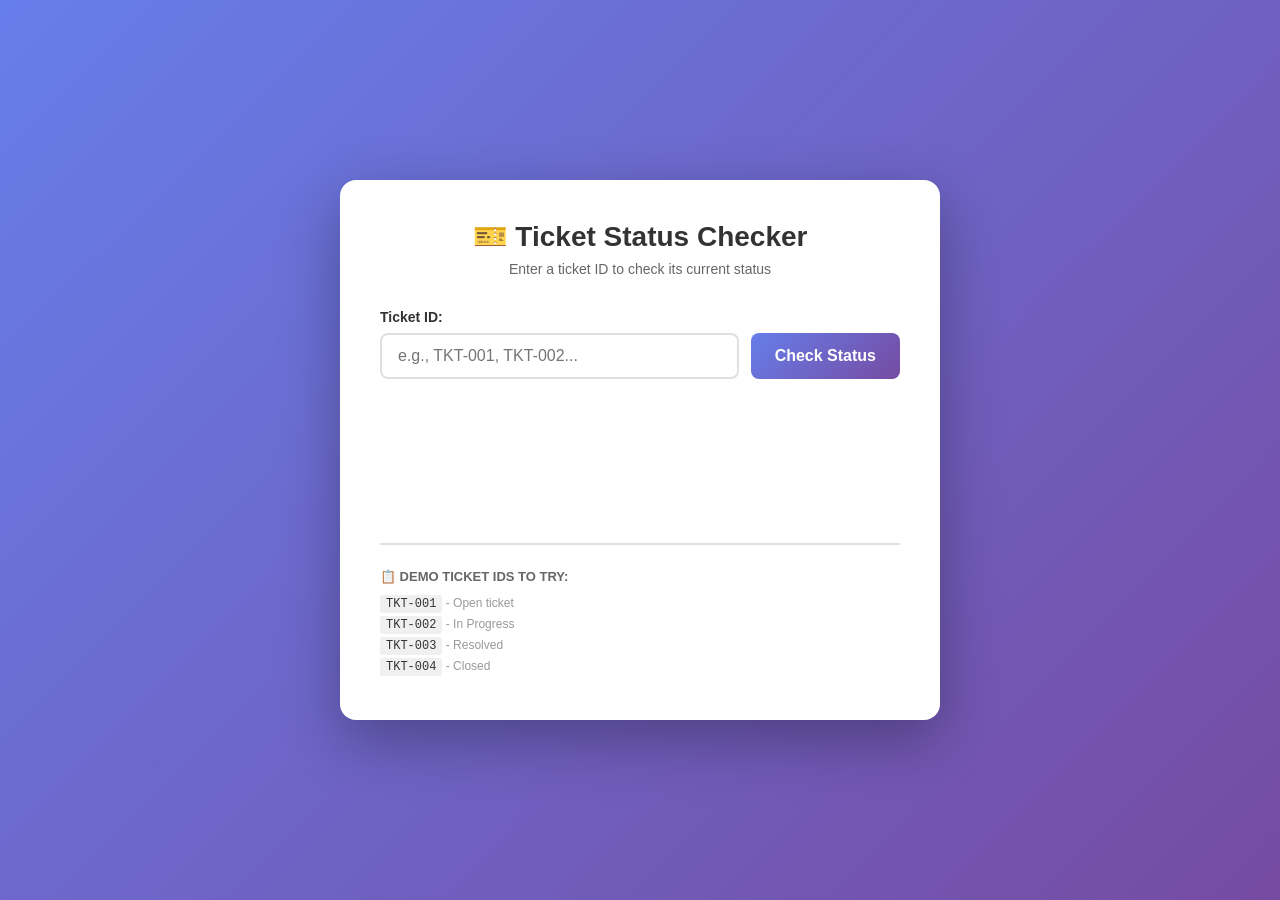
<file: exercises/week3/ticket-status-checker.html>
<!DOCTYPE html>
<html lang="en">
<head>
  <meta charset="UTF-8" />
  <meta name="viewport" content="width=device-width, initial-scale=1.0" />
  <title>Helpdesk Ticket Status Checker</title>
  <style>
    * {
      box-sizing: border-box;
    }

    body {
      font-family: 'Segoe UI', Tahoma, Geneva, Verdana, sans-serif;
      margin: 0;
      padding: 0;
      background: linear-gradient(135deg, #667eea 0%, #764ba2 100%);
      min-height: 100vh;
      display: flex;
      align-items: center;
      justify-content: center;
    }

    .container {
      background: white;
      border-radius: 16px;
      box-shadow: 0 20px 60px rgba(0, 0, 0, 0.3);
      max-width: 600px;
      width: 90%;
      padding: 40px;
    }

    .header {
      text-align: center;
      margin-bottom: 32px;
    }

    .header h1 {
      margin: 0 0 8px;
      color: #333;
      font-size: 28px;
    }

    .header p {
      color: #666;
      margin: 0;
      font-size: 14px;
    }

    .form-group {
      margin-bottom: 20px;
    }

    label {
      display: block;
      margin-bottom: 8px;
      font-weight: 600;
      color: #333;
      font-size: 14px;
    }

    .input-wrapper {
      display: flex;
      gap: 12px;
    }

    input[type="text"] {
      flex: 1;
      padding: 12px 16px;
      border: 2px solid #e0e0e0;
      border-radius: 8px;
      font-size: 16px;
      transition: border-color 0.3s ease;
    }

    input[type="text"]:focus {
      outline: none;
      border-color: #667eea;
      box-shadow: 0 0 0 3px rgba(102, 126, 234, 0.1);
    }

    button {
      padding: 12px 24px;
      background: linear-gradient(135deg, #667eea 0%, #764ba2 100%);
      color: white;
      border: none;
      border-radius: 8px;
      font-weight: 600;
      cursor: pointer;
      transition: all 0.3s ease;
      font-size: 16px;
    }

    button:hover:not(:disabled) {
      transform: translateY(-2px);
      box-shadow: 0 8px 20px rgba(102, 126, 234, 0.4);
    }

    button:active:not(:disabled) {
      transform: translateY(0);
    }

    button:disabled {
      opacity: 0.6;
      cursor: not-allowed;
    }

    .result-area {
      margin-top: 32px;
      min-height: 100px;
    }

    .loading {
      text-align: center;
      padding: 24px;
    }

    .spinner {
      border: 4px solid #f3f3f3;
      border-top: 4px solid #667eea;
      border-radius: 50%;
      width: 40px;
      height: 40px;
      animation: spin 1s linear infinite;
      margin: 0 auto 12px;
    }

    @keyframes spin {
      0% { transform: rotate(0deg); }
      100% { transform: rotate(360deg); }
    }

    .loading-text {
      color: #666;
      font-size: 14px;
    }

    .ticket-card {
      background: #f9f9f9;
      border-radius: 12px;
      padding: 24px;
      border-left: 5px solid #4caf50;
      animation: slideIn 0.4s ease;
    }

    .ticket-card.warning {
      border-left-color: #ff9800;
      background: #fff8f0;
    }

    .ticket-card.error {
      border-left-color: #f44336;
      background: #fff5f5;
    }

    @keyframes slideIn {
      from {
        opacity: 0;
        transform: translateY(10px);
      }
      to {
        opacity: 1;
        transform: translateY(0);
      }
    }

    .ticket-header {
      display: flex;
      justify-content: space-between;
      align-items: center;
      margin-bottom: 16px;
      border-bottom: 2px solid #e0e0e0;
      padding-bottom: 12px;
    }

    .ticket-id {
      font-weight: 700;
      font-size: 18px;
      color: #333;
    }

    .ticket-status {
      padding: 4px 12px;
      border-radius: 20px;
      font-size: 12px;
      font-weight: 600;
      text-transform: uppercase;
    }

    .status-open {
      background: #e3f2fd;
      color: #1976d2;
    }

    .status-in-progress {
      background: #fff3e0;
      color: #f57c00;
    }

    .status-resolved {
      background: #e8f5e9;
      color: #388e3c;
    }

    .status-closed {
      background: #f3e5f5;
      color: #7b1fa2;
    }

    .ticket-row {
      display: grid;
      grid-template-columns: 120px 1fr;
      gap: 12px;
      margin: 12px 0;
    }

    .ticket-label {
      font-weight: 600;
      color: #667eea;
      font-size: 13px;
      text-transform: uppercase;
    }

    .ticket-value {
      color: #555;
      font-size: 14px;
    }

    .error-message {
      background: #f44336;
      color: white;
      padding: 16px;
      border-radius: 8px;
      margin-top: 0;
      text-align: center;
    }

    .success-message {
      background: #4caf50;
      color: white;
      padding: 16px;
      border-radius: 8px;
      margin-top: 0;
      text-align: center;
    }

    .demo-tickets {
      margin-top: 32px;
      padding-top: 24px;
      border-top: 2px solid #e0e0e0;
    }

    .demo-tickets h3 {
      color: #666;
      font-size: 13px;
      text-transform: uppercase;
      margin: 0 0 12px;
    }

    .demo-tickets p {
      color: #999;
      font-size: 12px;
      margin: 6px 0;
    }

    .demo-tickets code {
      background: #f0f0f0;
      padding: 2px 6px;
      border-radius: 3px;
      font-family: 'Courier New', monospace;
      color: #333;
    }
  </style>
</head>
<body>
  <div class="container">
    <div class="header">
      <h1>🎫 Ticket Status Checker</h1>
      <p>Enter a ticket ID to check its current status</p>
    </div>

    <form id="statusForm" onsubmit="handleCheckStatus(event)">
      <div class="form-group">
        <label for="ticketId">Ticket ID:</label>
        <div class="input-wrapper">
          <input
            id="ticketId"
            type="text"
            placeholder="e.g., TKT-001, TKT-002..."
            maxlength="10"
            autocomplete="off"
            required
          />
          <button type="submit" id="checkBtn">Check Status</button>
        </div>
      </div>
    </form>

    <div class="result-area" id="resultArea"></div>

    <div class="demo-tickets">
      <h3>📋 Demo Ticket IDs to Try:</h3>
      <p><code>TKT-001</code> - Open ticket</p>
      <p><code>TKT-002</code> - In Progress</p>
      <p><code>TKT-003</code> - Resolved</p>
      <p><code>TKT-004</code> - Closed</p>
    </div>
  </div>

  <script>
    // Mock ticket data
    const ticketsDatabase = [
      {
        id: 'TKT-001',
        title: 'Login page not loading',
        status: 'open',
        priority: 'high',
        createdDate: '2026-05-06',
        description: 'Users unable to access login page on Chrome browser',
        assignedTo: 'John Smith',
      },
      {
        id: 'TKT-002',
        title: 'Database backup failure',
        status: 'in-progress',
        priority: 'critical',
        createdDate: '2026-05-05',
        description: 'Automated backup script failing at 2 AM UTC',
        assignedTo: 'Sarah Johnson',
      },
      {
        id: 'TKT-003',
        title: 'Email notification delay',
        status: 'resolved',
        priority: 'medium',
        createdDate: '2026-05-03',
        description: 'Notifications were delayed by approximately 5 minutes',
        assignedTo: 'Mike Davis',
      },
      {
        id: 'TKT-004',
        title: 'Legacy API deprecation',
        status: 'closed',
        priority: 'low',
        createdDate: '2026-04-28',
        description: 'v1 API endpoints no longer supported',
        assignedTo: 'Admin',
      },
    ];

    // Helper function to get status badge class
    function getStatusClass(status) {
      switch (status) {
        case 'open':
          return 'status-open';
        case 'in-progress':
          return 'status-in-progress';
        case 'resolved':
          return 'status-resolved';
        case 'closed':
          return 'status-closed';
        default:
          return '';
      }
    }

    // Helper function to format status text
    function formatStatus(status) {
      return status
        .split('-')
        .map((word) => word.charAt(0).toUpperCase() + word.slice(1))
        .join(' ');
    }

    // Simulate API call with delay
    function fetchTicketStatus(ticketId) {
      return new Promise((resolve, reject) => {
        setTimeout(() => {
          const ticket = ticketsDatabase.find((t) => t.id === ticketId.toUpperCase());

          if (ticket) {
            resolve(ticket);
          } else {
            reject(new Error('Ticket not found'));
          }
        }, 800); // 800ms delay to simulate API call
      });
    }

    function displayLoading() {
      const resultArea = document.getElementById('resultArea');
      resultArea.innerHTML = `
        <div class="loading">
          <div class="spinner"></div>
          <div class="loading-text">Checking ticket status...</div>
        </div>
      `;
    }

    function displayError(message) {
      const resultArea = document.getElementById('resultArea');
      resultArea.innerHTML = `<div class="error-message">❌ ${message}</div>`;
    }

    function displayTicket(ticket) {
      const resultArea = document.getElementById('resultArea');
      const statusClass = getStatusClass(ticket.status);
      const statusText = formatStatus(ticket.status);
      let cardClass = 'ticket-card';

      if (ticket.priority === 'critical') {
        cardClass += ' error';
      } else if (ticket.priority === 'high') {
        cardClass += ' warning';
      }

      resultArea.innerHTML = `
        <div class="success-message">✓ Ticket found</div>
        <div class="${cardClass}">
          <div class="ticket-header">
            <span class="ticket-id">${ticket.id}</span>
            <span class="ticket-status ${statusClass}">${statusText}</span>
          </div>

          <div class="ticket-row">
            <div class="ticket-label">Title</div>
            <div class="ticket-value">${ticket.title}</div>
          </div>

          <div class="ticket-row">
            <div class="ticket-label">Priority</div>
            <div class="ticket-value">${ticket.priority.toUpperCase()}</div>
          </div>

          <div class="ticket-row">
            <div class="ticket-label">Created</div>
            <div class="ticket-value">${ticket.createdDate}</div>
          </div>

          <div class="ticket-row">
            <div class="ticket-label">Assigned To</div>
            <div class="ticket-value">${ticket.assignedTo}</div>
          </div>

          <div class="ticket-row">
            <div class="ticket-label">Description</div>
            <div class="ticket-value">${ticket.description}</div>
          </div>
        </div>
      `;
    }

    function handleCheckStatus(event) {
      event.preventDefault();

      const ticketIdInput = document.getElementById('ticketId');
      const ticketId = ticketIdInput.value.trim();
      const checkBtn = document.getElementById('checkBtn');

      if (!ticketId) {
        displayError('Please enter a ticket ID');
        return;
      }

      checkBtn.disabled = true;
      displayLoading();

      fetchTicketStatus(ticketId)
        .then((ticket) => {
          displayTicket(ticket);
        })
        .catch((error) => {
          displayError(error.message);
        })
        .finally(() => {
          checkBtn.disabled = false;
        });
    }

    // Allow Enter key to submit
    document.getElementById('ticketId').addEventListener('keypress', function (e) {
      if (e.key === 'Enter') {
        handleCheckStatus(e);
      }
    });
  </script>
</body>
</html>
</file>
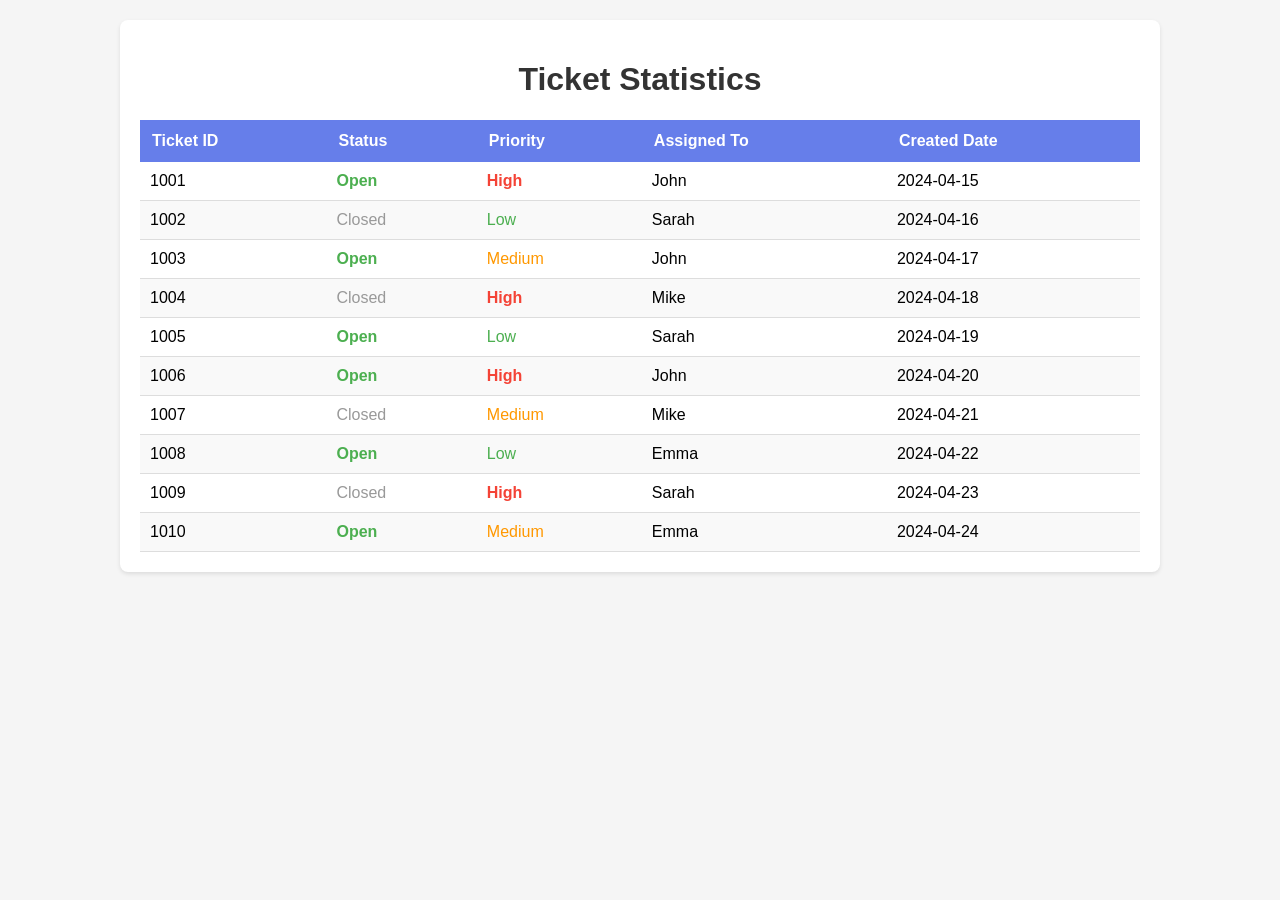
<file: exercises/week4/ticket_statistics.html>
<!DOCTYPE html>
<html>
<head>
    <title>Ticket Statistics</title>
    <style>
        body {
            font-family: Arial, sans-serif;
            margin: 20px;
            background-color: #f5f5f5;
        }
        .container {
            max-width: 1000px;
            margin: 0 auto;
            background-color: white;
            padding: 20px;
            border-radius: 8px;
            box-shadow: 0 2px 4px rgba(0,0,0,0.1);
        }
        h1 {
            color: #333;
            text-align: center;
        }
        table {
            width: 100%;
            border-collapse: collapse;
            margin-top: 20px;
        }
        th {
            background-color: #667eea;
            color: white;
            padding: 12px;
            text-align: left;
            font-weight: bold;
        }
        td {
            padding: 10px;
            border-bottom: 1px solid #ddd;
        }
        tr:nth-child(even) {
            background-color: #f9f9f9;
        }
        tr:hover {
            background-color: #f0f0f0;
        }
        .status-open {
            color: #4caf50;
            font-weight: bold;
        }
        .status-closed {
            color: #999;
        }
        .priority-high {
            color: #f44336;
            font-weight: bold;
        }
        .priority-medium {
            color: #ff9800;
        }
        .priority-low {
            color: #4caf50;
        }
    </style>
</head>
<body>
    <div class="container">
        <h1>Ticket Statistics</h1>
        <table>
            <thead>
                <tr>
                    <th>Ticket ID</th>
                    <th>Status</th>
                    <th>Priority</th>
                    <th>Assigned To</th>
                    <th>Created Date</th>
                </tr>
            </thead>
            <tbody>
                <tr>
                    <td>1001</td>
                    <td class="status-open">Open</td>
                    <td class="priority-high">High</td>
                    <td>John</td>
                    <td>2024-04-15</td>
                </tr>
                <tr>
                    <td>1002</td>
                    <td class="status-closed">Closed</td>
                    <td class="priority-low">Low</td>
                    <td>Sarah</td>
                    <td>2024-04-16</td>
                </tr>
                <tr>
                    <td>1003</td>
                    <td class="status-open">Open</td>
                    <td class="priority-medium">Medium</td>
                    <td>John</td>
                    <td>2024-04-17</td>
                </tr>
                <tr>
                    <td>1004</td>
                    <td class="status-closed">Closed</td>
                    <td class="priority-high">High</td>
                    <td>Mike</td>
                    <td>2024-04-18</td>
                </tr>
                <tr>
                    <td>1005</td>
                    <td class="status-open">Open</td>
                    <td class="priority-low">Low</td>
                    <td>Sarah</td>
                    <td>2024-04-19</td>
                </tr>
                <tr>
                    <td>1006</td>
                    <td class="status-open">Open</td>
                    <td class="priority-high">High</td>
                    <td>John</td>
                    <td>2024-04-20</td>
                </tr>
                <tr>
                    <td>1007</td>
                    <td class="status-closed">Closed</td>
                    <td class="priority-medium">Medium</td>
                    <td>Mike</td>
                    <td>2024-04-21</td>
                </tr>
                <tr>
                    <td>1008</td>
                    <td class="status-open">Open</td>
                    <td class="priority-low">Low</td>
                    <td>Emma</td>
                    <td>2024-04-22</td>
                </tr>
                <tr>
                    <td>1009</td>
                    <td class="status-closed">Closed</td>
                    <td class="priority-high">High</td>
                    <td>Sarah</td>
                    <td>2024-04-23</td>
                </tr>
                <tr>
                    <td>1010</td>
                    <td class="status-open">Open</td>
                    <td class="priority-medium">Medium</td>
                    <td>Emma</td>
                    <td>2024-04-24</td>
                </tr>
            </tbody>
        </table>
    </div>
</body>
</html>
</file>
<file: exercises/week2/faq-project/style.css>
:root {
  --primary: #0f4c81;
  --secondary: #1e88e5;
  --accent: #00a896;
  --bg: #f5f7fa;
  --surface: #ffffff;
  --text-primary: #1f2933;
  --text-secondary: #52606d;
  --success: #2e7d32;
  --warning: #f9a825;
  --error: #c62828;
  --border: #d9e2ec;
  --shadow: 0 10px 24px rgba(15, 76, 129, 0.08);
}

body {
  background-color: var(--bg);
  color: var(--text-primary);
  font-family: 'Inter', sans-serif;
}

header {
  text-align: center;
  padding: 44px 20px;
  background: linear-gradient(140deg, var(--primary), var(--secondary));
  border-bottom: none;
  color: var(--surface);
}

header h1 {
  color: var(--surface);
  margin-bottom: 8px;
}

header p {
  color: #d7e9fb;
}

.faq-section {
  max-width: 880px;
  margin: 36px auto;
  padding: 0 20px;
}

.faq-section h2 {
  color: var(--primary);
  margin-bottom: 24px;
}

.faq-item {
  border: 1px solid var(--border);
  border-radius: 10px;
  overflow: hidden;
  margin-bottom: 14px;
  background-color: var(--surface);
  box-shadow: var(--shadow);
}

.faq-question {
  background-color: #ecf4fc;
  color: var(--primary);
  font-weight: 700;
  padding: 14px 16px;
  cursor: pointer;
  transition: background-color 0.25s ease, color 0.25s ease;
}

.faq-question:hover {
  background-color: var(--accent);
  color: var(--surface);
}

.faq-answer {
  padding: 14px 16px;
  background-color: var(--surface);
  color: var(--text-secondary);
}

footer {
  background-color: var(--text-primary);
  color: var(--surface);
}

footer a {
  color: #84d8cf;
}

footer a:hover {
  color: var(--surface);
}

@media (max-width: 768px) {
  header {
    padding: 34px 16px;
  }

  header h1 {
    font-size: 2rem;
  }

  .faq-section {
    margin: 24px auto;
    padding: 0 14px;
  }
}
</file>
<file: exercises/week3/ticket-priority-calculator/styles.css>
:root {
  --bg-1: #f4efe7;
  --bg-2: #d8e6f5;
  --panel: #fffdf9;
  --ink: #1f1d1a;
  --muted: #5b5955;
  --line: #d5ccc0;
  --accent: #0b6e4f;
  --shadow: 0 16px 40px rgba(36, 23, 9, 0.12);
  --low: #2c7c44;
  --medium: #ba7b00;
  --high: #d55300;
  --critical: #b42318;
  --neutral: #6b7280;
}

* {
  box-sizing: border-box;
}

body {
  margin: 0;
  min-height: 100vh;
  color: var(--ink);
  font-family: "Space Grotesk", "Segoe UI", sans-serif;
  background: linear-gradient(130deg, var(--bg-1), var(--bg-2));
  overflow-x: hidden;
}

.background-mesh {
  position: fixed;
  inset: -20vmax;
  pointer-events: none;
  background:
    radial-gradient(circle at 20% 30%, rgba(11, 110, 79, 0.14), transparent 40%),
    radial-gradient(circle at 80% 20%, rgba(186, 123, 0, 0.2), transparent 35%),
    radial-gradient(circle at 50% 85%, rgba(180, 35, 24, 0.1), transparent 30%);
  filter: blur(20px);
  animation: drift 16s ease-in-out infinite alternate;
}

.layout {
  position: relative;
  z-index: 1;
  max-width: 1120px;
  margin: 32px auto;
  padding: 0 16px 24px;
  display: grid;
  grid-template-columns: 1.2fr 1fr;
  gap: 20px;
}

.panel {
  background: color-mix(in srgb, var(--panel), white 20%);
  border: 1px solid color-mix(in srgb, var(--line), white 30%);
  border-radius: 20px;
  box-shadow: var(--shadow);
  padding: 24px;
  backdrop-filter: blur(6px);
}

.eyebrow {
  margin: 0;
  color: var(--accent);
  font-weight: 700;
  text-transform: uppercase;
  letter-spacing: 0.08em;
  font-size: 12px;
}

h1,
h2 {
  margin: 8px 0 12px;
  line-height: 1.1;
}

.subhead {
  margin: 0 0 20px;
  color: var(--muted);
}

label {
  display: block;
  margin: 12px 0 6px;
  font-weight: 600;
}

input,
textarea,
select,
button {
  font: inherit;
}

input,
textarea,
select {
  width: 100%;
  border: 1px solid var(--line);
  border-radius: 12px;
  padding: 12px;
  background: #fff;
}

input:focus,
textarea:focus,
select:focus {
  outline: 2px solid color-mix(in srgb, var(--accent), white 45%);
  outline-offset: 1px;
}

.button-row {
  margin-top: 18px;
  display: flex;
  gap: 10px;
}

button {
  border: none;
  border-radius: 12px;
  padding: 12px 14px;
  cursor: pointer;
  font-weight: 700;
}

.btn-primary {
  background: linear-gradient(120deg, #0b6e4f, #11785a);
  color: #f5fffb;
}

.btn-ghost {
  background: #fff;
  border: 1px solid var(--line);
  color: var(--ink);
}

.form-errors {
  min-height: 18px;
  margin-top: 10px;
  color: var(--critical);
  font-size: 14px;
}

.result-card {
  border-radius: 16px;
  padding: 16px;
  border: 2px solid;
  transition: transform 220ms ease, box-shadow 220ms ease;
  animation: reveal 400ms ease;
}

.result-card:hover {
  transform: translateY(-2px);
}

.result-card.neutral {
  border-color: var(--neutral);
  background: rgba(107, 114, 128, 0.08);
}

.result-card.low {
  border-color: var(--low);
  background: rgba(44, 124, 68, 0.1);
}

.result-card.medium {
  border-color: var(--medium);
  background: rgba(186, 123, 0, 0.14);
}

.result-card.high {
  border-color: var(--high);
  background: rgba(213, 83, 0, 0.14);
}

.result-card.critical {
  border-color: var(--critical);
  background: rgba(180, 35, 24, 0.14);
}

.result-label {
  margin: 0;
  color: var(--muted);
  text-transform: uppercase;
  letter-spacing: 0.08em;
  font-size: 12px;
}

.score-value {
  margin: 6px 0;
  font-size: clamp(36px, 6vw, 52px);
  font-family: "IBM Plex Mono", monospace;
  font-weight: 600;
}

.priority-level,
.recommended-action {
  margin: 8px 0;
}

.history-list {
  list-style: none;
  margin: 8px 0 0;
  padding: 0;
  display: grid;
  gap: 10px;
}

.history-list li {
  border: 1px solid var(--line);
  border-radius: 12px;
  padding: 12px;
  background: #fff;
  animation: reveal 260ms ease;
}

.history-meta {
  margin: 0;
  font-size: 12px;
  color: var(--muted);
}

.history-title {
  margin: 4px 0 2px;
  font-weight: 700;
}

.history-score {
  margin: 0;
  font-family: "IBM Plex Mono", monospace;
}

@keyframes drift {
  from { transform: translateY(-10px) scale(1); }
  to { transform: translateY(10px) scale(1.02); }
}

@keyframes reveal {
  from { opacity: 0; transform: translateY(5px); }
  to { opacity: 1; transform: translateY(0); }
}

@media (max-width: 860px) {
  .layout {
    grid-template-columns: 1fr;
  }

  .panel {
    padding: 18px;
  }
}
</file>
<file: starter-templates/style.css>
/* 
 * Starter CSS Template
 * Use GitHub Copilot to help style your project!
 * 
 * Tips for using Copilot with CSS:
 * - Write comments describing the style you want
 * - Let Copilot suggest the CSS properties
 * - Ask Copilot Chat to explain CSS concepts
 */

/* Reset and base styles */
* {
    margin: 0;
    padding: 0;
    box-sizing: border-box;
}

body {
    font-family: -apple-system, BlinkMacSystemFont, 'Segoe UI', Roboto, Oxygen, Ubuntu, Cantarell, sans-serif;
    line-height: 1.6;
    color: #333;
}

/* 
 * Try these Copilot prompts in comments:
 * 
 * Style the header with a dark background and white text
 * Create a responsive grid layout for cards
 * Add a hover effect to buttons with smooth transition
 * Style the footer to stick to the bottom of the page
 */

header {
    /* Add your header styles here */
}

main {
    /* Add your main content styles here */
    padding: 20px;
}

footer {
    /* Add your footer styles here */
}

/* Utility classes you might find useful */
.container {
    max-width: 1200px;
    margin: 0 auto;
    padding: 0 20px;
}

.btn {
    /* Let Copilot suggest button styles */
}

/* Responsive design */
@media (max-width: 768px) {
    /* Add mobile styles here */
}
</file>
<file: exercises/week1/profile-style.css>
body {
  background-color: #f0f0f0;
  color: #333333;
  display: flex;
  justify-content: center;
  align-items: center;
  min-height: 100vh;
  font-family: 'Segoe UI', Tahoma, Geneva, Verdana, sans-serif;
}
</file>
<file: exercises/week2/styles.css>
/* Style the header with dark background and white text */
h1 {
    background-color: #333;
    color: white;
    padding: 20px;
    text-align: center;
}

/* Add padding and margins to the main content */
p {
    padding: 15px;
    margin: 20px;
    font-size: 18px;
}

/* Style all paragraphs with a custom font and color */ 
p {
    font-family: Arial, sans-serif;
    color: #555;
}

/* Create a hover effect for links */   
a:hover {
    color: #007BFF;
    text-decoration: underline;
}

/* Make the profile image circular with a border */
img {
    border-radius: 50%;
    border: 4px solid #333;
    width: 150px;
    height: 150px;
    object-fit: cover;
}

/* Center the main content with max-width */
body {
    max-width: 1200px;
    margin: 0 auto;
    padding: 0 20px;
}

/* Add responsive padding and margins to sections */
section {
    padding: 20px;
    margin: 15px 0;
}

@media (max-width: 768px) {
    h1 {
        padding: 15px;
        font-size: 24px;
    }

    p {
        padding: 10px;
        margin: 10px 0;
        font-size: 16px;
    }

    img {
        width: 120px;
        height: 120px;
    }

    section {
        padding: 15px;
        margin: 10px 0;
    }
}
</file>
